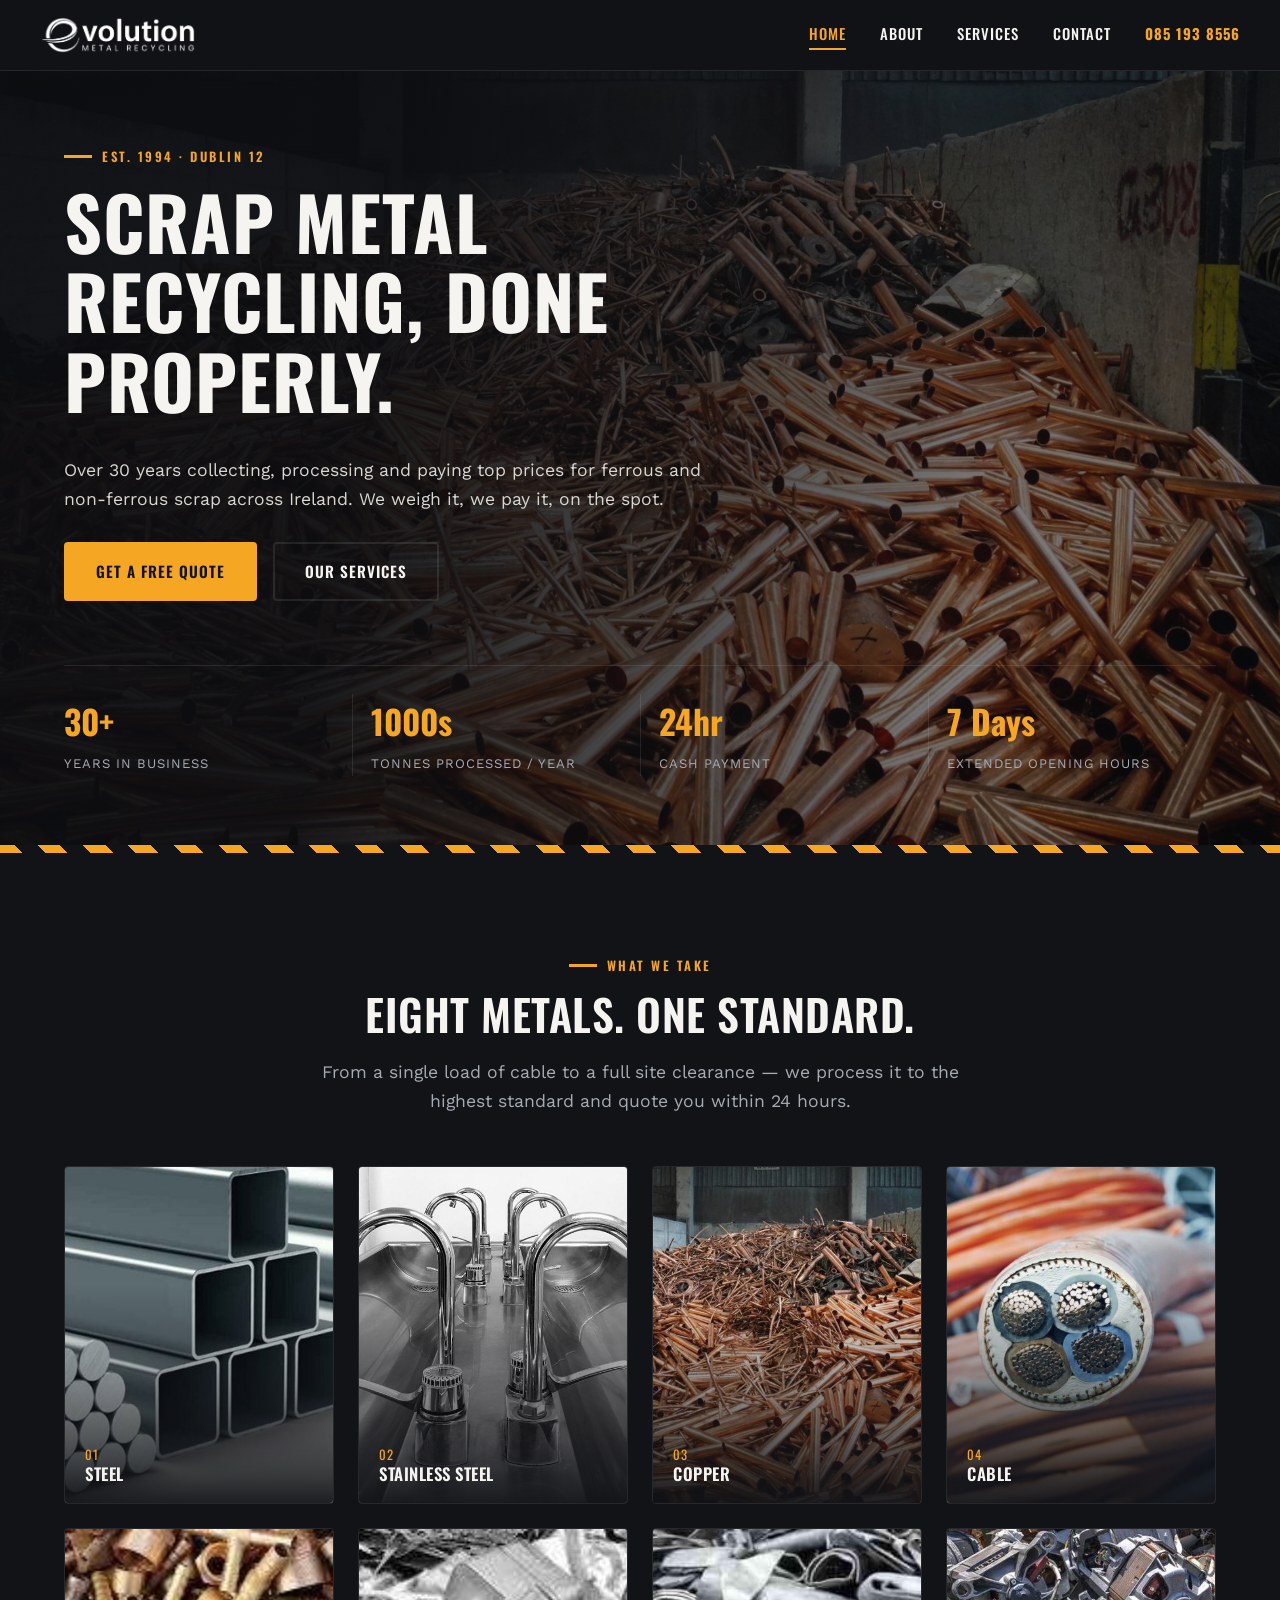
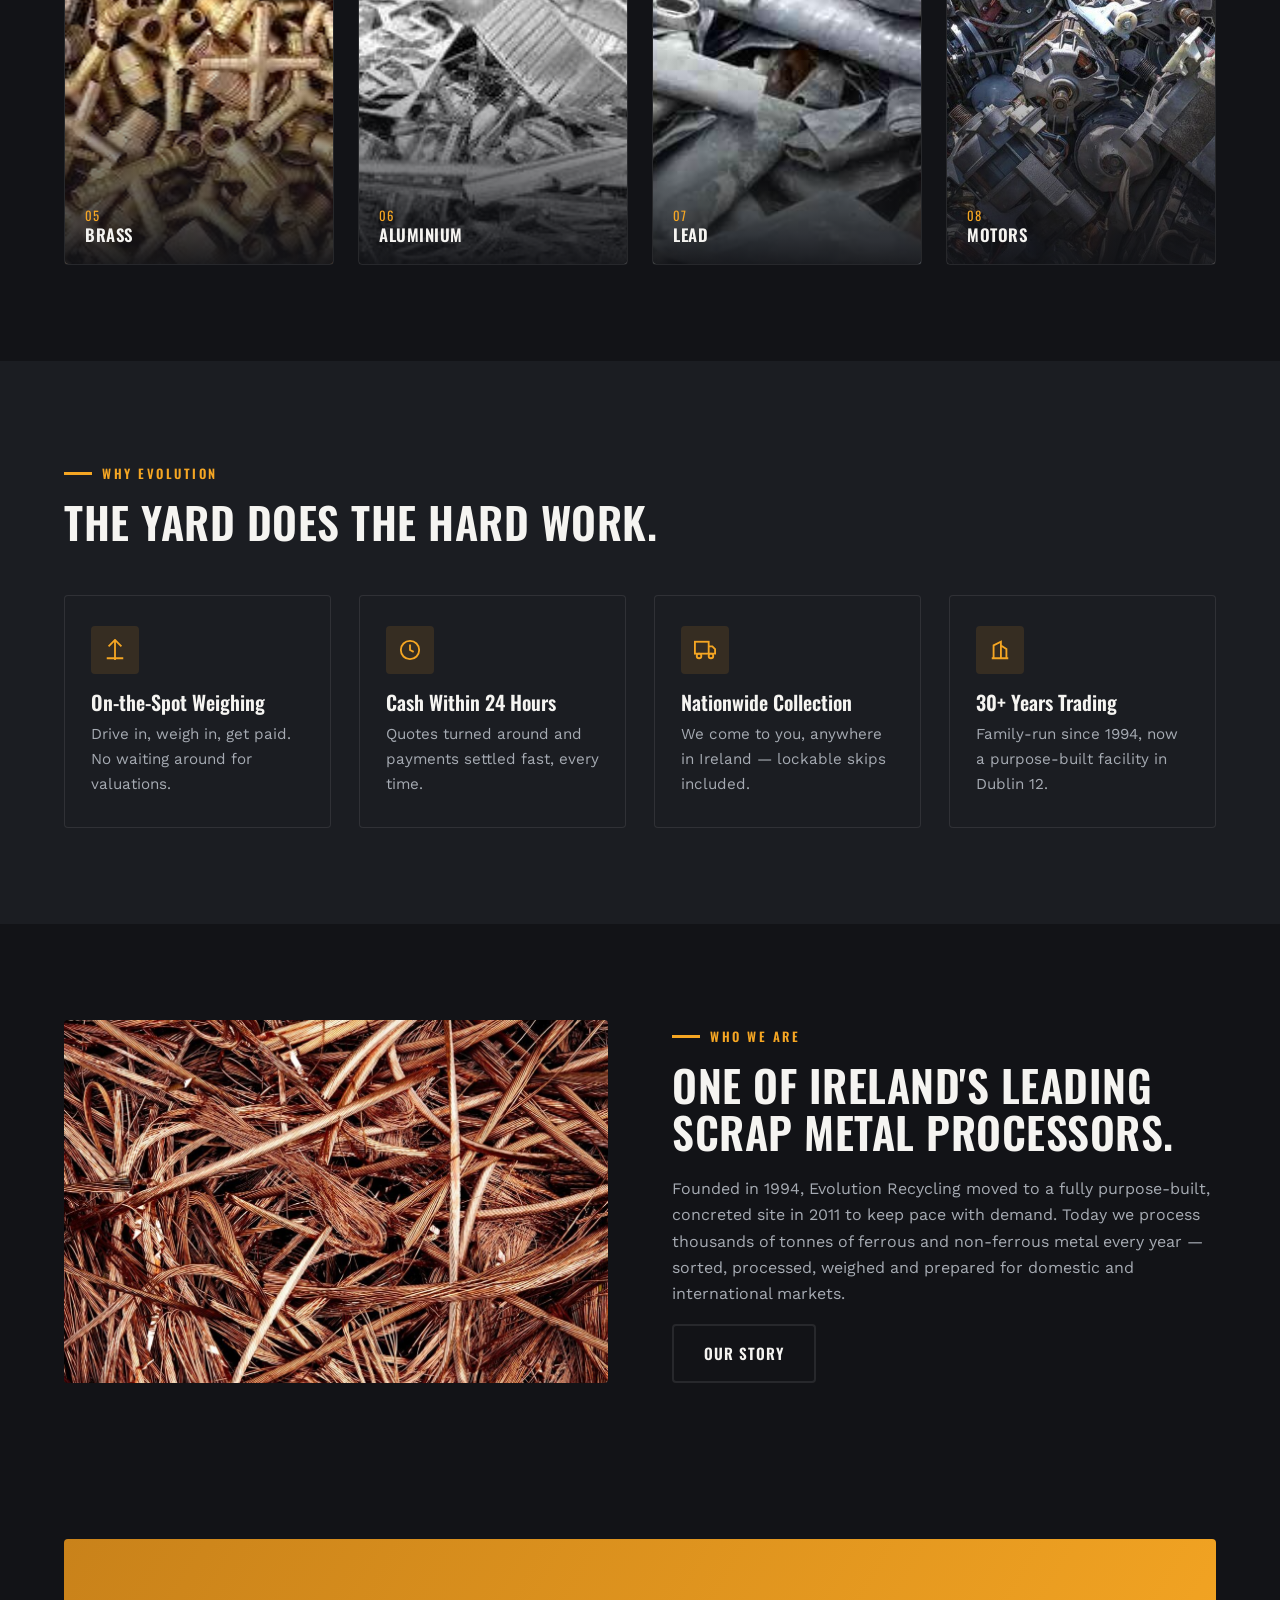
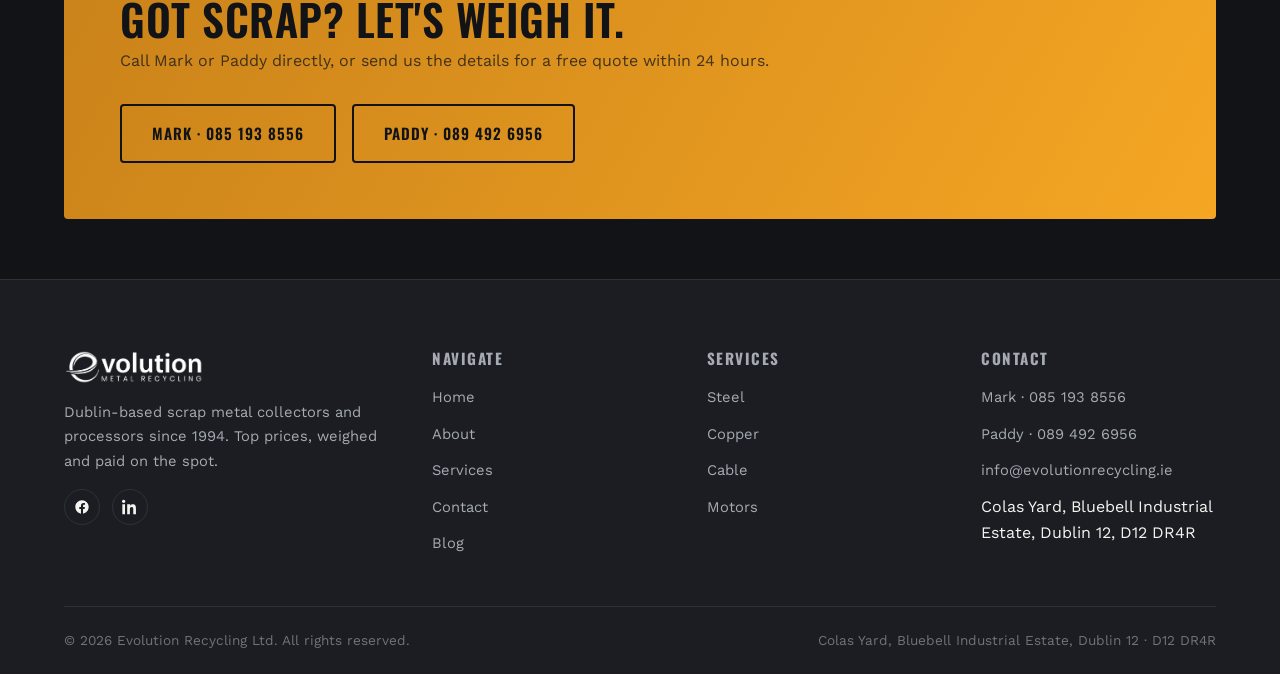
<file: index.html>
<!DOCTYPE html>
<html lang="en-IE">
<head>
<meta charset="UTF-8">
<meta name="viewport" content="width=device-width, initial-scale=1.0">
<title>Evolution Recycling | Scrap Metal Collection & Recycling, Dublin</title>
<meta name="description" content="Evolution Recycling — Dublin-based scrap metal collectors and processors since 1994. Top prices, on-the-spot weighing and payment, nationwide collection and skip hire.">
<link rel="icon" href="assets/favicon.png">
<link rel="preconnect" href="https://fonts.googleapis.com">
<link href="https://fonts.googleapis.com/css2?family=Oswald:wght@500;600;700&family=Work+Sans:wght@400;500;600&display=swap" rel="stylesheet">
<link rel="stylesheet" href="css/styles.css">
<link rel="canonical" href="https://www.evolutionrecycling.ie/">
<link rel="apple-touch-icon" href="assets/favicon.png">
<meta property="og:type" content="website">
<meta property="og:title" content="Evolution Recycling | Scrap Metal Collection & Recycling, Dublin">
<meta property="og:description" content="Dublin-based scrap metal collectors and processors since 1994. Top prices, on-the-spot weighing and payment, nationwide collection and skip hire.">
<meta property="og:image" content="https://www.evolutionrecycling.ie/assets/hero-copper.jpg">
<meta property="og:url" content="https://www.evolutionrecycling.ie/">
<meta name="twitter:card" content="summary_large_image">
<meta name="twitter:title" content="Evolution Recycling | Scrap Metal Collection & Recycling, Dublin">
<meta name="twitter:description" content="Dublin-based scrap metal collectors and processors since 1994. Top prices, on-the-spot weighing and payment, nationwide collection and skip hire.">
<meta name="twitter:image" content="https://www.evolutionrecycling.ie/assets/hero-copper.jpg">
<script type="application/ld+json">
{
  "@context": "https://schema.org",
  "@type": "LocalBusiness",
  "name": "Evolution Recycling",
  "image": "https://www.evolutionrecycling.ie/assets/hero-copper.jpg",
  "url": "https://www.evolutionrecycling.ie/",
  "telephone": "+353851938556",
  "email": "info@evolutionrecycling.ie",
  "address": {
    "@type": "PostalAddress",
    "streetAddress": "Colas Yard, Bluebell Industrial Estate",
    "addressLocality": "Dublin",
    "addressRegion": "Dublin 12",
    "postalCode": "D12 DR4R",
    "addressCountry": "IE"
  },
  "sameAs": [
    "https://www.facebook.com/profile.php?id=61561684280090",
    "https://www.linkedin.com/in/mark-o-reilly-64273a1b3/"
  ]
}
</script>
</head>
<body>

<header class="site-header">
  <div class="container site-header__inner">
    <a href="index.html" class="logo"><img src="assets/logo-white.png" alt="Evolution Recycling"></a>
    <nav>
      <ul class="nav-links" id="navLinks">
        <li><a href="index.html" class="active">Home</a></li>
        <li><a href="about.html">About</a></li>
        <li><a href="services.html">Services</a></li>
        <li><a href="contact.html">Contact</a></li>
        <li><a href="tel:0851938556" class="nav-phone">085 193 8556</a></li>
      </ul>
    </nav>
    <button class="nav-toggle" id="navToggle" aria-label="Toggle menu"><span></span><span></span><span></span></button>
  </div>
</header>

<section class="hero">
  <div class="container">
    <div class="hero__content reveal">
      <p class="eyebrow">Est. 1994 &middot; Dublin 12</p>
      <h1>Scrap Metal Recycling, Done Properly.</h1>
      <p class="lede">Over 30 years collecting, processing and paying top prices for ferrous and non-ferrous scrap across Ireland. We weigh it, we pay it, on the spot.</p>
      <div class="hero__ctas">
        <a href="tel:0851938556" class="btn btn--amber">Get a Free Quote</a>
        <a href="services.html" class="btn btn--ghost">Our Services</a>
      </div>
    </div>
    <div class="hero__stats reveal">
      <div><span class="stat-num">30+</span><span class="stat-label">Years in Business</span></div>
      <div><span class="stat-num">1000s</span><span class="stat-label">Tonnes Processed / Year</span></div>
      <div><span class="stat-num">24hr</span><span class="stat-label">Cash Payment</span></div>
      <div><span class="stat-num">7 Days</span><span class="stat-label">Extended Opening Hours</span></div>
    </div>
  </div>
</section>

<div class="hazard-bar"></div>

<section class="section">
  <div class="container">
    <div class="center" style="max-width:640px;">
      <p class="eyebrow center">What We Take</p>
      <h2>Eight Metals. One Standard.</h2>
      <p class="lede center">From a single load of cable to a full site clearance — we process it to the highest standard and quote you within 24 hours.</p>
    </div>
    <div class="service-grid">
      <a href="services.html#steel" class="service-card reveal">
        <img src="assets/svc-steel.jpg" alt="Steel scrap recycling" loading="lazy">
        <div class="service-card__overlay"><span>01</span><h3>Steel</h3></div>
      </a>
      <a href="services.html#stainless" class="service-card reveal">
        <img src="assets/svc-stainless.jpg" alt="Stainless steel recycling" loading="lazy">
        <div class="service-card__overlay"><span>02</span><h3>Stainless Steel</h3></div>
      </a>
      <a href="services.html#copper" class="service-card reveal">
        <img src="assets/svc-copper.jpg" alt="Copper recycling" loading="lazy">
        <div class="service-card__overlay"><span>03</span><h3>Copper</h3></div>
      </a>
      <a href="services.html#cable" class="service-card reveal">
        <img src="assets/svc-cable.jpg" alt="Cable recycling" loading="lazy">
        <div class="service-card__overlay"><span>04</span><h3>Cable</h3></div>
      </a>
      <a href="services.html#brass" class="service-card reveal">
        <img src="assets/svc-brass.jpg" alt="Brass recycling" loading="lazy">
        <div class="service-card__overlay"><span>05</span><h3>Brass</h3></div>
      </a>
      <a href="services.html#aluminium" class="service-card reveal">
        <img src="assets/svc-aluminium.jpg" alt="Aluminium recycling" loading="lazy">
        <div class="service-card__overlay"><span>06</span><h3>Aluminium</h3></div>
      </a>
      <a href="services.html#lead" class="service-card reveal">
        <img src="assets/svc-lead.jpg" alt="Lead recycling" loading="lazy">
        <div class="service-card__overlay"><span>07</span><h3>Lead</h3></div>
      </a>
      <a href="services.html#motors" class="service-card reveal">
        <img src="assets/svc-motors.jpg" alt="Motor recycling" loading="lazy">
        <div class="service-card__overlay"><span>08</span><h3>Motors</h3></div>
      </a>
    </div>
  </div>
</section>

<section class="section section--alt">
  <div class="container">
    <p class="eyebrow">Why Evolution</p>
    <h2>The Yard Does the Hard Work.</h2>
    <div class="feature-grid">
      <div class="feature-card reveal">
        <div class="feature-card__icon">
          <svg width="22" height="22" viewBox="0 0 24 24" fill="none" stroke="currentColor" stroke-width="2"><path d="M12 1v22M5 8l7-7 7 7M3 21h18"/></svg>
        </div>
        <h3>On-the-Spot Weighing</h3>
        <p>Drive in, weigh in, get paid. No waiting around for valuations.</p>
      </div>
      <div class="feature-card reveal">
        <div class="feature-card__icon">
          <svg width="22" height="22" viewBox="0 0 24 24" fill="none" stroke="currentColor" stroke-width="2"><circle cx="12" cy="12" r="10"/><path d="M12 6v6l4 2"/></svg>
        </div>
        <h3>Cash Within 24 Hours</h3>
        <p>Quotes turned around and payments settled fast, every time.</p>
      </div>
      <div class="feature-card reveal">
        <div class="feature-card__icon">
          <svg width="22" height="22" viewBox="0 0 24 24" fill="none" stroke="currentColor" stroke-width="2"><rect x="1" y="3" width="15" height="13"/><path d="M16 8h4l3 3v5h-7"/><circle cx="5.5" cy="18.5" r="2.5"/><circle cx="18.5" cy="18.5" r="2.5"/></svg>
        </div>
        <h3>Nationwide Collection</h3>
        <p>We come to you, anywhere in Ireland — lockable skips included.</p>
      </div>
      <div class="feature-card reveal">
        <div class="feature-card__icon">
          <svg width="22" height="22" viewBox="0 0 24 24" fill="none" stroke="currentColor" stroke-width="2"><path d="M3 21h18M5 21V7l8-4v18M19 21V11l-6-4"/></svg>
        </div>
        <h3>30+ Years Trading</h3>
        <p>Family-run since 1994, now a purpose-built facility in Dublin 12.</p>
      </div>
    </div>
  </div>
</section>

<section class="section">
  <div class="container">
    <div class="split reveal">
      <div class="split__media"><img src="assets/about-team.jpg" alt="Evolution Recycling team on site"></div>
      <div>
        <p class="eyebrow">Who We Are</p>
        <h2>One of Ireland's Leading Scrap Metal Processors.</h2>
        <p>Founded in 1994, Evolution Recycling moved to a fully purpose-built, concreted site in 2011 to keep pace with demand. Today we process thousands of tonnes of ferrous and non-ferrous metal every year — sorted, processed, weighed and prepared for domestic and international markets.</p>
        <a href="about.html" class="btn btn--ghost">Our Story</a>
      </div>
    </div>
  </div>
</section>

<section class="section section--tight">
  <div class="container">
    <div class="cta-banner reveal">
      <div>
        <h2>Got Scrap? Let's Weigh It.</h2>
        <p>Call Mark or Paddy directly, or send us the details for a free quote within 24 hours.</p>
      </div>
      <div class="hero__ctas" style="margin-top:0;">
        <a href="tel:0851938556" class="btn btn--ghost">Mark · 085 193 8556</a>
        <a href="tel:0894926956" class="btn btn--ghost">Paddy · 089 492 6956</a>
      </div>
    </div>
  </div>
</section>

<footer class="site-footer">
  <div class="container">
    <div class="footer-grid">
      <div>
        <img src="assets/logo-white.png" alt="Evolution Recycling" style="height:34px;margin-bottom:16px;">
        <p>Dublin-based scrap metal collectors and processors since 1994. Top prices, weighed and paid on the spot.</p>
        <div class="social-row">
          <a href="https://www.facebook.com/profile.php?id=61561684280090" target="_blank" rel="noopener" aria-label="Facebook">
            <svg width="16" height="16" viewBox="0 0 24 24" fill="currentColor"><path d="M22 12.06C22 6.5 17.52 2 12 2S2 6.5 2 12.06c0 5 3.66 9.15 8.44 9.94v-7.03H7.9v-2.91h2.54V9.84c0-2.5 1.49-3.89 3.78-3.89 1.1 0 2.24.2 2.24.2v2.46h-1.26c-1.24 0-1.63.77-1.63 1.56v1.87h2.78l-.44 2.91h-2.34V22c4.78-.79 8.44-4.94 8.44-9.94z"/></svg>
          </a>
          <a href="https://www.linkedin.com/in/mark-o-reilly-64273a1b3/" target="_blank" rel="noopener" aria-label="LinkedIn">
            <svg width="16" height="16" viewBox="0 0 24 24" fill="currentColor"><path d="M4.98 3.5C4.98 4.88 3.94 6 2.5 6S0 4.88 0 3.5 1.04 1 2.5 1s2.48 1.12 2.48 2.5zM.5 8h4V23h-4V8zM8.5 8h3.8v2.06h.05c.53-1 1.83-2.06 3.77-2.06 4.03 0 4.78 2.65 4.78 6.1V23h-4v-7.1c0-1.7-.03-3.88-2.37-3.88-2.37 0-2.73 1.85-2.73 3.76V23h-4V8z"/></svg>
          </a>
        </div>
      </div>
      <div>
        <h4>Navigate</h4>
        <ul class="footer-links">
          <li><a href="index.html">Home</a></li>
          <li><a href="about.html">About</a></li>
          <li><a href="services.html">Services</a></li>
          <li><a href="contact.html">Contact</a></li>
          <li><a href="blog.html">Blog</a></li>
        </ul>
      </div>
      <div>
        <h4>Services</h4>
        <ul class="footer-links">
          <li><a href="services.html#steel">Steel</a></li>
          <li><a href="services.html#copper">Copper</a></li>
          <li><a href="services.html#cable">Cable</a></li>
          <li><a href="services.html#motors">Motors</a></li>
        </ul>
      </div>
      <div>
        <h4>Contact</h4>
        <ul class="footer-links">
          <li><a href="tel:0851938556">Mark · 085 193 8556</a></li>
          <li><a href="tel:0894926956">Paddy · 089 492 6956</a></li>
          <li><a href="mailto:info@evolutionrecycling.ie">info@evolutionrecycling.ie</a></li>
          <li><span>Colas Yard, Bluebell Industrial Estate, Dublin 12, D12 DR4R</span></li>
        </ul>
      </div>
    </div>
    <div class="footer-bottom">
      <span>&copy; <span id="year"></span> Evolution Recycling Ltd. All rights reserved.</span>
      <span>Colas Yard, Bluebell Industrial Estate, Dublin 12 &middot; D12 DR4R</span>
    </div>
  </div>
</footer>

<script src="js/main.js"></script>
</body>
</html>
</file>
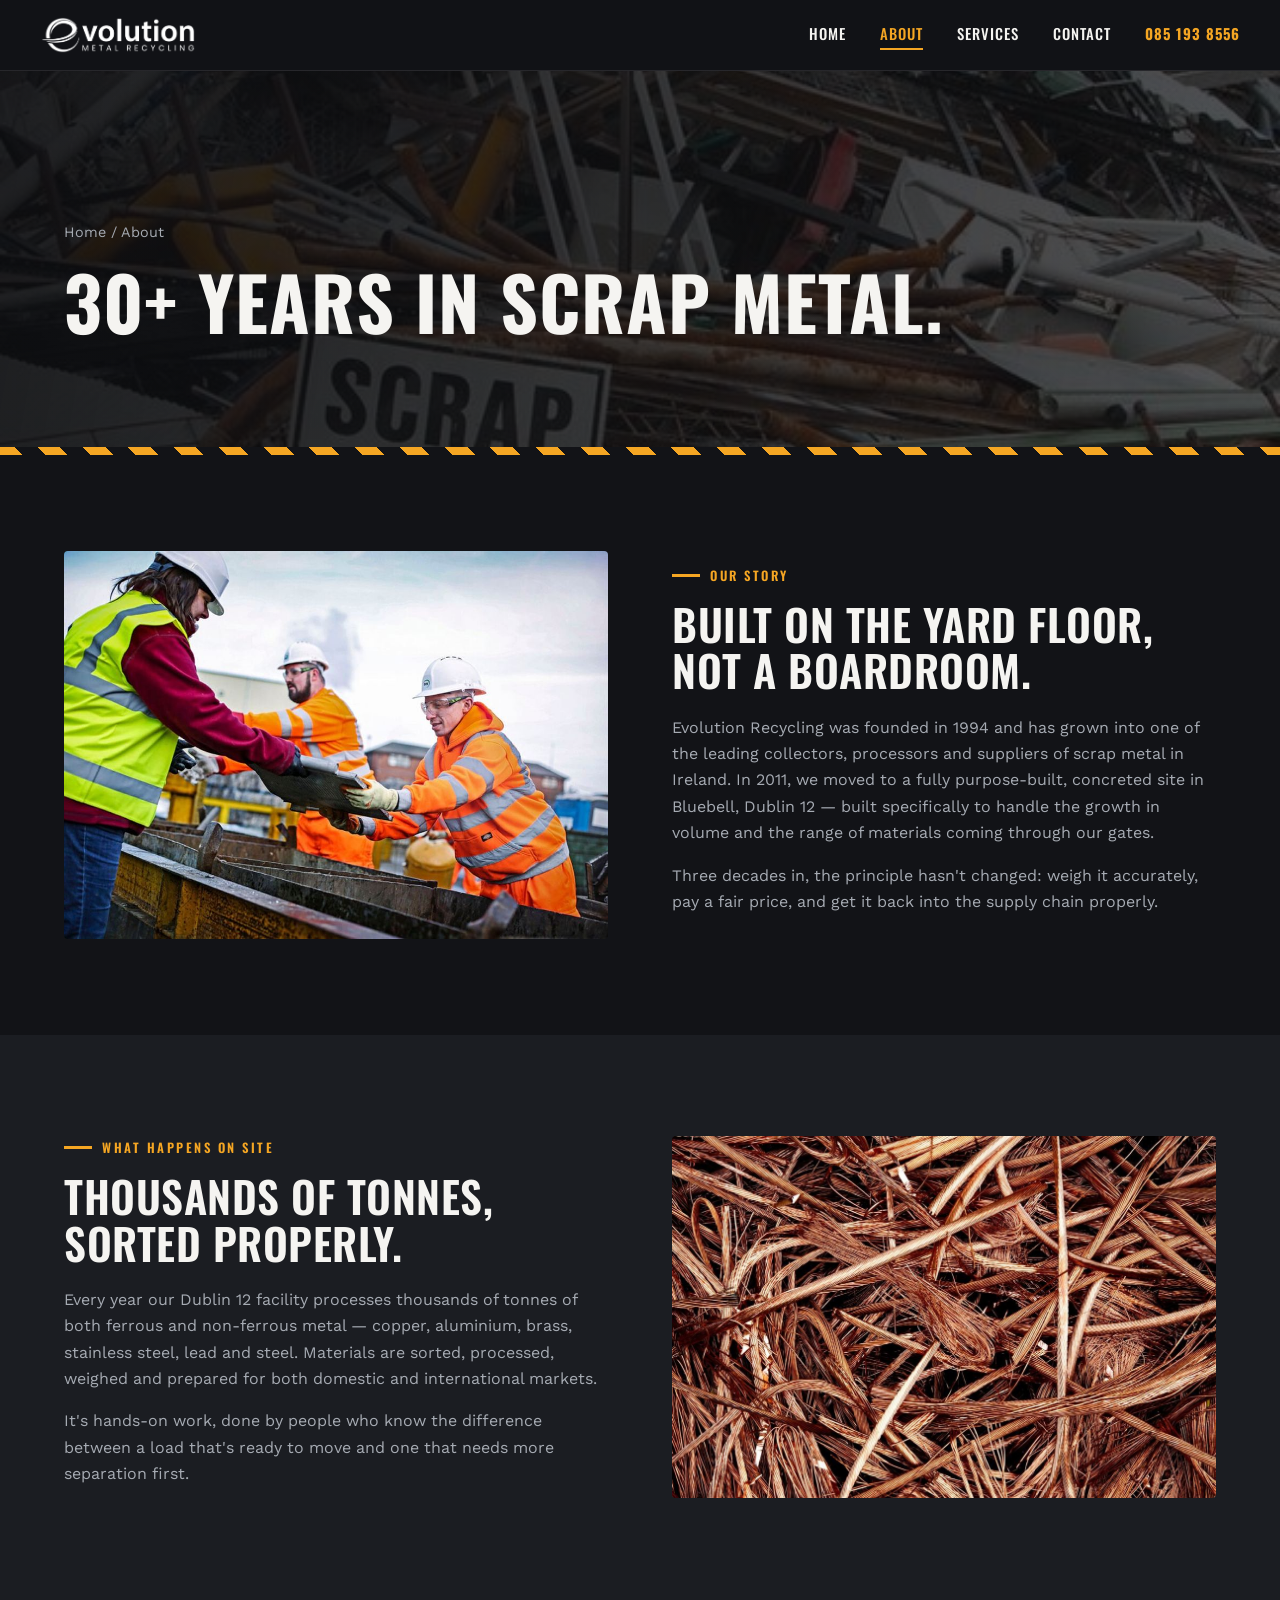
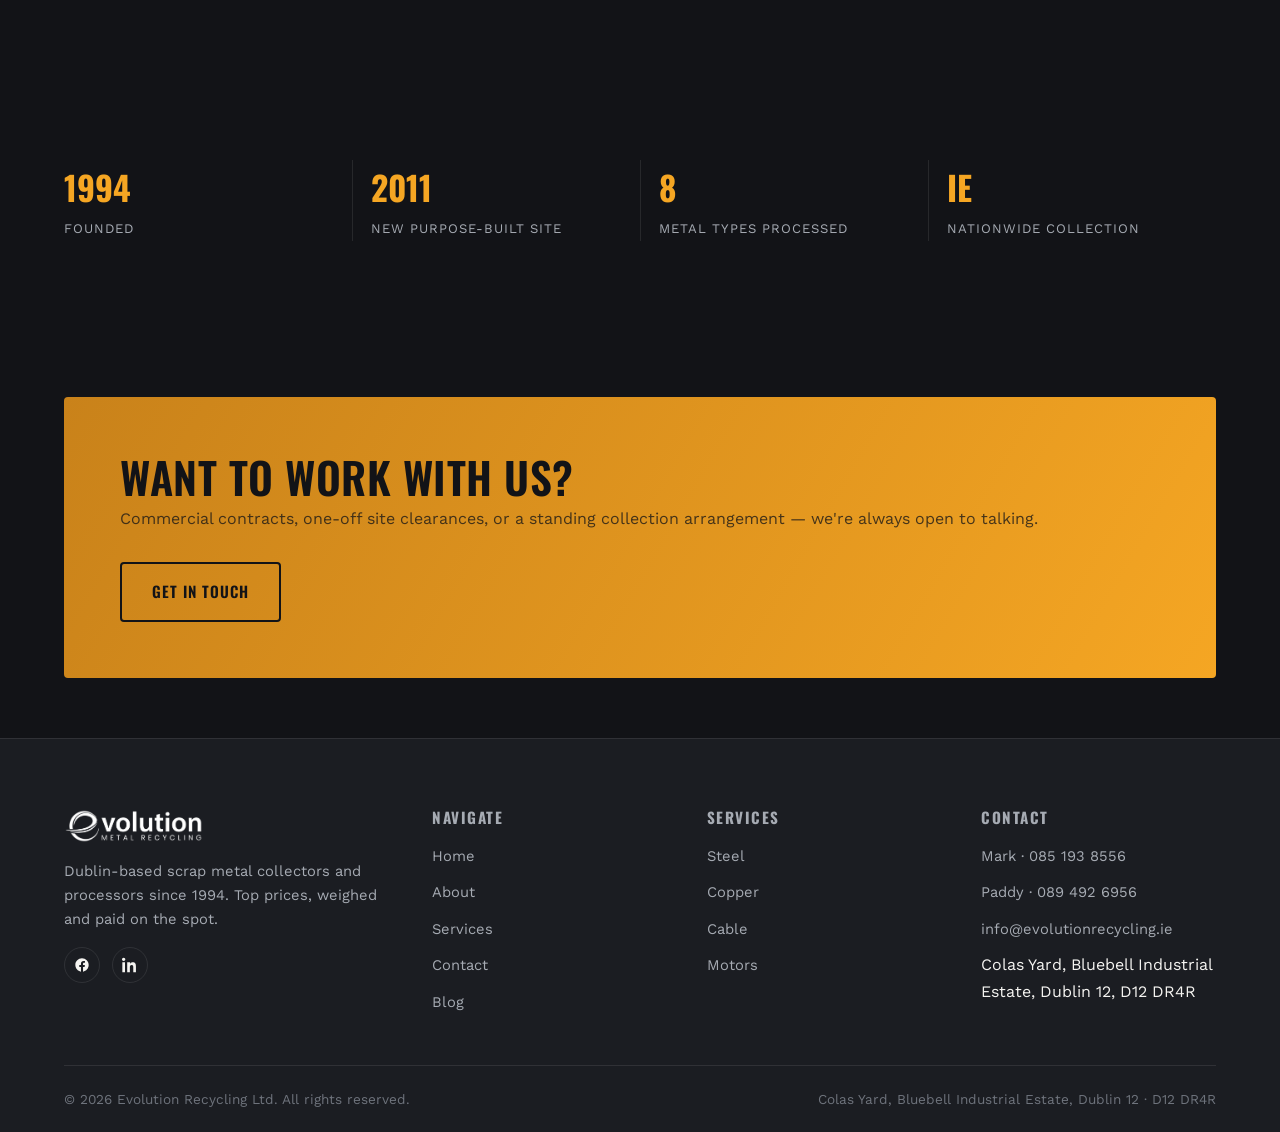
<file: about.html>
<!DOCTYPE html>
<html lang="en-IE">
<head>
<meta charset="UTF-8">
<meta name="viewport" content="width=device-width, initial-scale=1.0">
<title>About Us | Evolution Recycling</title>
<meta name="description" content="Evolution Recycling Ltd — family-run scrap metal collectors and processors trading in Dublin since 1994, now one of Ireland's leading suppliers of scrap metal.">
<link rel="icon" href="assets/favicon.png">
<link rel="preconnect" href="https://fonts.googleapis.com">
<link href="https://fonts.googleapis.com/css2?family=Oswald:wght@500;600;700&family=Work+Sans:wght@400;500;600&display=swap" rel="stylesheet">
<link rel="stylesheet" href="css/styles.css">
<link rel="canonical" href="https://www.evolutionrecycling.ie/about.html">
<link rel="apple-touch-icon" href="assets/favicon.png">
<meta property="og:type" content="website">
<meta property="og:title" content="About Us | Evolution Recycling">
<meta property="og:description" content="Evolution Recycling Ltd — family-run scrap metal collectors and processors trading in Dublin since 1994, now one of Ireland's leading suppliers of scrap metal.">
<meta property="og:image" content="https://www.evolutionrecycling.ie/assets/about-team.jpg">
<meta property="og:url" content="https://www.evolutionrecycling.ie/about.html">
<meta name="twitter:card" content="summary_large_image">
<meta name="twitter:title" content="About Us | Evolution Recycling">
<meta name="twitter:description" content="Evolution Recycling Ltd — family-run scrap metal collectors and processors trading in Dublin since 1994, now one of Ireland's leading suppliers of scrap metal.">
<meta name="twitter:image" content="https://www.evolutionrecycling.ie/assets/about-team.jpg">
<script type="application/ld+json">
{
  "@context": "https://schema.org",
  "@type": "LocalBusiness",
  "name": "Evolution Recycling",
  "image": "https://www.evolutionrecycling.ie/assets/hero-copper.jpg",
  "url": "https://www.evolutionrecycling.ie/",
  "telephone": "+353851938556",
  "email": "info@evolutionrecycling.ie",
  "address": {
    "@type": "PostalAddress",
    "streetAddress": "Colas Yard, Bluebell Industrial Estate",
    "addressLocality": "Dublin",
    "addressRegion": "Dublin 12",
    "postalCode": "D12 DR4R",
    "addressCountry": "IE"
  },
  "sameAs": [
    "https://www.facebook.com/profile.php?id=61561684280090",
    "https://www.linkedin.com/in/mark-o-reilly-64273a1b3/"
  ]
}
</script>
</head>
<body>

<header class="site-header">
  <div class="container site-header__inner">
    <a href="index.html" class="logo"><img src="assets/logo-white.png" alt="Evolution Recycling"></a>
    <nav>
      <ul class="nav-links" id="navLinks">
        <li><a href="index.html">Home</a></li>
        <li><a href="about.html" class="active">About</a></li>
        <li><a href="services.html">Services</a></li>
        <li><a href="contact.html">Contact</a></li>
        <li><a href="tel:0851938556" class="nav-phone">085 193 8556</a></li>
      </ul>
    </nav>
    <button class="nav-toggle" id="navToggle" aria-label="Toggle menu"><span></span><span></span><span></span></button>
  </div>
</header>

<section class="page-header">
  <div class="container">
    <p class="breadcrumb"><a href="index.html">Home</a> / About</p>
    <h1>30+ Years in Scrap Metal.</h1>
  </div>
</section>
<div class="hazard-bar"></div>

<section class="section">
  <div class="container">
    <div class="split reveal">
      <div class="split__media"><img src="assets/about-yard.jpg" alt="Evolution Recycling yard, Dublin 12"></div>
      <div>
        <p class="eyebrow">Our Story</p>
        <h2>Built on the Yard Floor, Not a Boardroom.</h2>
        <p>Evolution Recycling was founded in 1994 and has grown into one of the leading collectors, processors and suppliers of scrap metal in Ireland. In 2011, we moved to a fully purpose-built, concreted site in Bluebell, Dublin 12 — built specifically to handle the growth in volume and the range of materials coming through our gates.</p>
        <p>Three decades in, the principle hasn't changed: weigh it accurately, pay a fair price, and get it back into the supply chain properly.</p>
      </div>
    </div>
  </div>
</section>

<section class="section section--alt">
  <div class="container">
    <div class="split reverse reveal">
      <div class="split__media"><img src="assets/about-team.jpg" alt="Evolution Recycling team processing scrap"></div>
      <div>
        <p class="eyebrow">What Happens On Site</p>
        <h2>Thousands of Tonnes, Sorted Properly.</h2>
        <p>Every year our Dublin 12 facility processes thousands of tonnes of both ferrous and non-ferrous metal — copper, aluminium, brass, stainless steel, lead and steel. Materials are sorted, processed, weighed and prepared for both domestic and international markets.</p>
        <p>It's hands-on work, done by people who know the difference between a load that's ready to move and one that needs more separation first.</p>
      </div>
    </div>
  </div>
</section>

<section class="section">
  <div class="container">
    <div class="hero__stats reveal" style="border-top:none;padding-top:0;">
      <div><span class="stat-num">1994</span><span class="stat-label">Founded</span></div>
      <div><span class="stat-num">2011</span><span class="stat-label">New Purpose-Built Site</span></div>
      <div><span class="stat-num">8</span><span class="stat-label">Metal Types Processed</span></div>
      <div><span class="stat-num">IE</span><span class="stat-label">Nationwide Collection</span></div>
    </div>
  </div>
</section>

<section class="section section--tight">
  <div class="container">
    <div class="cta-banner reveal">
      <div>
        <h2>Want to Work With Us?</h2>
        <p>Commercial contracts, one-off site clearances, or a standing collection arrangement — we're always open to talking.</p>
      </div>
      <a href="contact.html" class="btn btn--ghost">Get In Touch</a>
    </div>
  </div>
</section>

<footer class="site-footer">
  <div class="container">
    <div class="footer-grid">
      <div>
        <img src="assets/logo-white.png" alt="Evolution Recycling" style="height:34px;margin-bottom:16px;">
        <p>Dublin-based scrap metal collectors and processors since 1994. Top prices, weighed and paid on the spot.</p>
        <div class="social-row">
          <a href="https://www.facebook.com/profile.php?id=61561684280090" target="_blank" rel="noopener" aria-label="Facebook">
            <svg width="16" height="16" viewBox="0 0 24 24" fill="currentColor"><path d="M22 12.06C22 6.5 17.52 2 12 2S2 6.5 2 12.06c0 5 3.66 9.15 8.44 9.94v-7.03H7.9v-2.91h2.54V9.84c0-2.5 1.49-3.89 3.78-3.89 1.1 0 2.24.2 2.24.2v2.46h-1.26c-1.24 0-1.63.77-1.63 1.56v1.87h2.78l-.44 2.91h-2.34V22c4.78-.79 8.44-4.94 8.44-9.94z"/></svg>
          </a>
          <a href="https://www.linkedin.com/in/mark-o-reilly-64273a1b3/" target="_blank" rel="noopener" aria-label="LinkedIn">
            <svg width="16" height="16" viewBox="0 0 24 24" fill="currentColor"><path d="M4.98 3.5C4.98 4.88 3.94 6 2.5 6S0 4.88 0 3.5 1.04 1 2.5 1s2.48 1.12 2.48 2.5zM.5 8h4V23h-4V8zM8.5 8h3.8v2.06h.05c.53-1 1.83-2.06 3.77-2.06 4.03 0 4.78 2.65 4.78 6.1V23h-4v-7.1c0-1.7-.03-3.88-2.37-3.88-2.37 0-2.73 1.85-2.73 3.76V23h-4V8z"/></svg>
          </a>
        </div>
      </div>
      <div>
        <h4>Navigate</h4>
        <ul class="footer-links">
          <li><a href="index.html">Home</a></li>
          <li><a href="about.html">About</a></li>
          <li><a href="services.html">Services</a></li>
          <li><a href="contact.html">Contact</a></li>
          <li><a href="blog.html">Blog</a></li>
        </ul>
      </div>
      <div>
        <h4>Services</h4>
        <ul class="footer-links">
          <li><a href="services.html#steel">Steel</a></li>
          <li><a href="services.html#copper">Copper</a></li>
          <li><a href="services.html#cable">Cable</a></li>
          <li><a href="services.html#motors">Motors</a></li>
        </ul>
      </div>
      <div>
        <h4>Contact</h4>
        <ul class="footer-links">
          <li><a href="tel:0851938556">Mark · 085 193 8556</a></li>
          <li><a href="tel:0894926956">Paddy · 089 492 6956</a></li>
          <li><a href="mailto:info@evolutionrecycling.ie">info@evolutionrecycling.ie</a></li>
          <li><span>Colas Yard, Bluebell Industrial Estate, Dublin 12, D12 DR4R</span></li>
        </ul>
      </div>
    </div>
    <div class="footer-bottom">
      <span>&copy; <span id="year"></span> Evolution Recycling Ltd. All rights reserved.</span>
      <span>Colas Yard, Bluebell Industrial Estate, Dublin 12 &middot; D12 DR4R</span>
    </div>
  </div>
</footer>

<script src="js/main.js"></script>
</body>
</html>
</file>
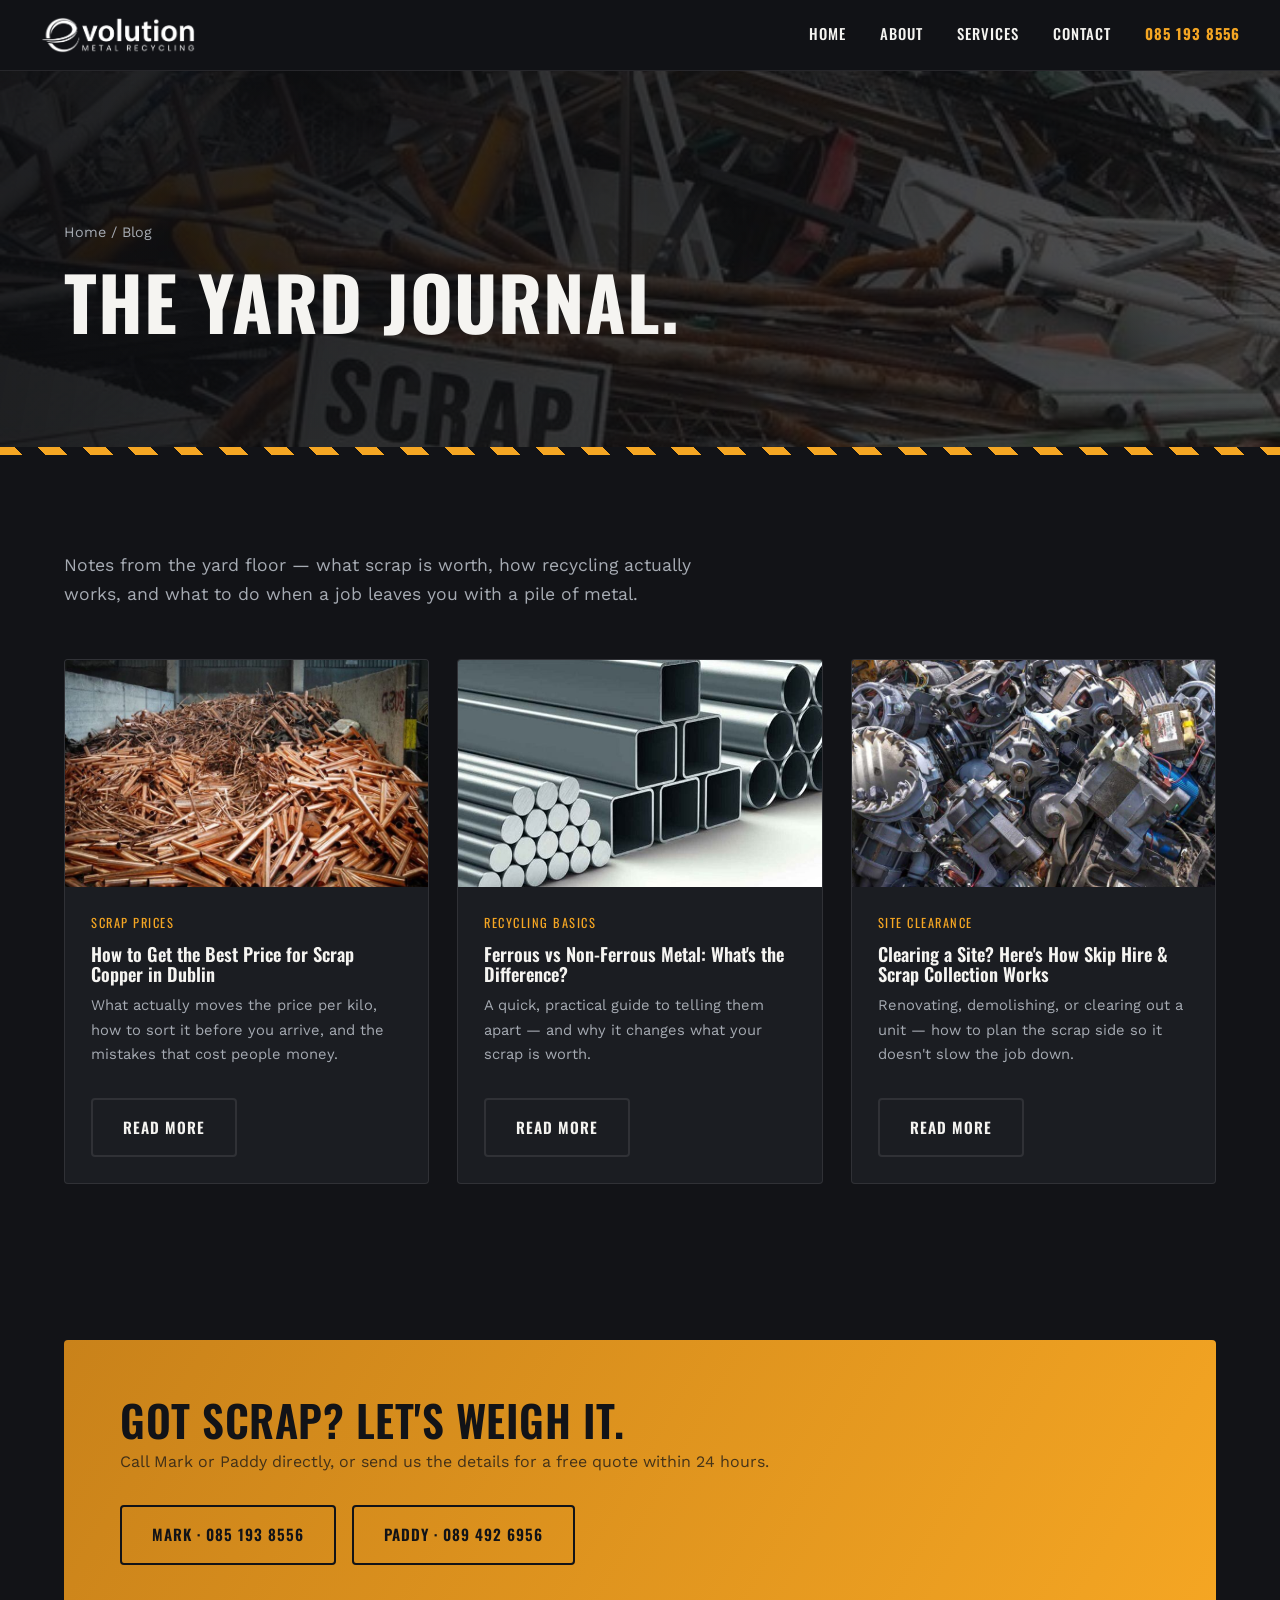
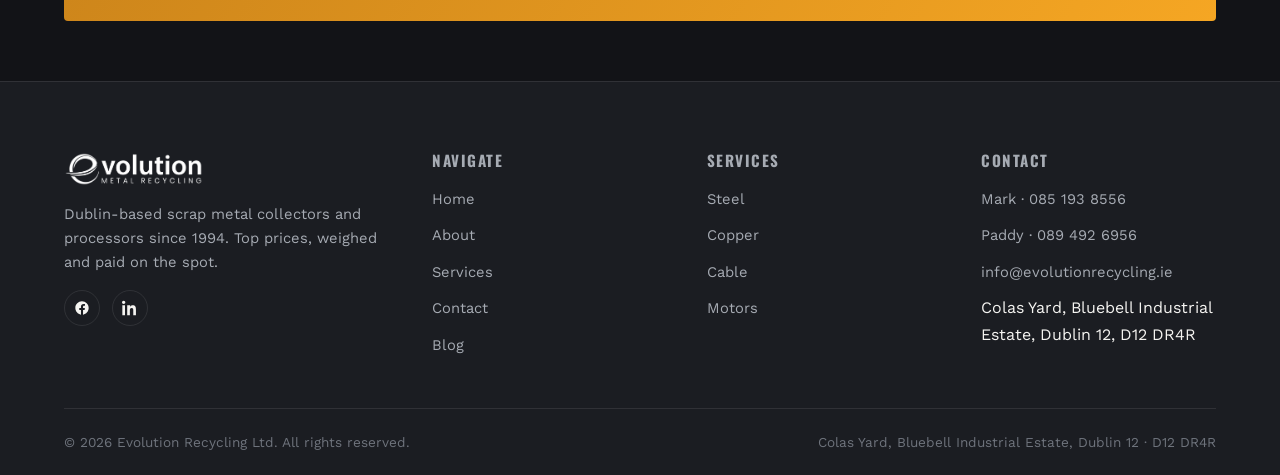
<file: blog.html>
<!DOCTYPE html>
<html lang="en-IE">
<head>
<meta charset="UTF-8">
<meta name="viewport" content="width=device-width, initial-scale=1.0">
<title>Blog | Evolution Recycling</title>
<meta name="description" content="Guides and news from Evolution Recycling — scrap metal prices, recycling know-how, and site clearance tips from Ireland's scrap metal yard in Dublin 12.">
<link rel="icon" href="assets/favicon.png">
<link rel="canonical" href="https://www.evolutionrecycling.ie/blog.html">
<link rel="apple-touch-icon" href="assets/favicon.png">
<meta property="og:type" content="website">
<meta property="og:title" content="Blog | Evolution Recycling">
<meta property="og:description" content="Guides and news from Evolution Recycling — scrap metal prices, recycling know-how, and site clearance tips from Ireland's scrap metal yard in Dublin 12.">
<meta property="og:image" content="https://www.evolutionrecycling.ie/assets/hero-copper.jpg">
<meta property="og:url" content="https://www.evolutionrecycling.ie/blog.html">
<meta name="twitter:card" content="summary_large_image">
<meta name="twitter:title" content="Blog | Evolution Recycling">
<meta name="twitter:description" content="Guides and news from Evolution Recycling — scrap metal prices, recycling know-how, and site clearance tips from Ireland's scrap metal yard in Dublin 12.">
<meta name="twitter:image" content="https://www.evolutionrecycling.ie/assets/hero-copper.jpg">
<link rel="preconnect" href="https://fonts.googleapis.com">
<link href="https://fonts.googleapis.com/css2?family=Oswald:wght@500;600;700&family=Work+Sans:wght@400;500;600&display=swap" rel="stylesheet">
<link rel="stylesheet" href="css/styles.css">
</head>
<body>

<header class="site-header">
  <div class="container site-header__inner">
    <a href="index.html" class="logo"><img src="assets/logo-white.png" alt="Evolution Recycling"></a>
    <nav>
      <ul class="nav-links" id="navLinks">
        <li><a href="index.html">Home</a></li>
        <li><a href="about.html">About</a></li>
        <li><a href="services.html">Services</a></li>
        <li><a href="contact.html">Contact</a></li>
        <li><a href="tel:0851938556" class="nav-phone">085 193 8556</a></li>
      </ul>
    </nav>
    <button class="nav-toggle" id="navToggle" aria-label="Toggle menu"><span></span><span></span><span></span></button>
  </div>
</header>

<section class="page-header">
  <div class="container">
    <p class="breadcrumb"><a href="index.html">Home</a> / Blog</p>
    <h1>The Yard Journal.</h1>
  </div>
</section>
<div class="hazard-bar"></div>

<section class="section">
  <div class="container">
    <p class="lede">Notes from the yard floor — what scrap is worth, how recycling actually works, and what to do when a job leaves you with a pile of metal.</p>

    <div class="blog-grid">
      <a href="blog/best-price-scrap-copper-dublin.html" class="blog-card reveal" style="text-decoration:none;">
        <div class="blog-card__media"><img src="assets/svc-copper.jpg" alt="Copper scrap ready for weighing" loading="lazy"></div>
        <div class="blog-card__body">
          <span class="blog-card__date">Scrap Prices</span>
          <h3>How to Get the Best Price for Scrap Copper in Dublin</h3>
          <p>What actually moves the price per kilo, how to sort it before you arrive, and the mistakes that cost people money.</p>
          <span class="btn btn--ghost">Read More</span>
        </div>
      </a>
      <a href="blog/ferrous-vs-non-ferrous-metal.html" class="blog-card reveal" style="text-decoration:none;">
        <div class="blog-card__media"><img src="assets/svc-steel.jpg" alt="Mixed steel scrap" loading="lazy"></div>
        <div class="blog-card__body">
          <span class="blog-card__date">Recycling Basics</span>
          <h3>Ferrous vs Non-Ferrous Metal: What's the Difference?</h3>
          <p>A quick, practical guide to telling them apart — and why it changes what your scrap is worth.</p>
          <span class="btn btn--ghost">Read More</span>
        </div>
      </a>
      <a href="blog/skip-hire-site-clearance-dublin.html" class="blog-card reveal" style="text-decoration:none;">
        <div class="blog-card__media"><img src="assets/svc-motors.jpg" alt="Site clearance scrap metal" loading="lazy"></div>
        <div class="blog-card__body">
          <span class="blog-card__date">Site Clearance</span>
          <h3>Clearing a Site? Here's How Skip Hire & Scrap Collection Works</h3>
          <p>Renovating, demolishing, or clearing out a unit — how to plan the scrap side so it doesn't slow the job down.</p>
          <span class="btn btn--ghost">Read More</span>
        </div>
      </a>
    </div>
  </div>
</section>

<section class="section section--tight">
  <div class="container">
    <div class="cta-banner reveal">
      <div>
        <h2>Got Scrap? Let's Weigh It.</h2>
        <p>Call Mark or Paddy directly, or send us the details for a free quote within 24 hours.</p>
      </div>
      <div class="hero__ctas" style="margin-top:0;">
        <a href="tel:0851938556" class="btn btn--ghost">Mark · 085 193 8556</a>
        <a href="tel:0894926956" class="btn btn--ghost">Paddy · 089 492 6956</a>
      </div>
    </div>
  </div>
</section>

<footer class="site-footer">
  <div class="container">
    <div class="footer-grid">
      <div>
        <img src="assets/logo-white.png" alt="Evolution Recycling" style="height:34px;margin-bottom:16px;">
        <p>Dublin-based scrap metal collectors and processors since 1994. Top prices, weighed and paid on the spot.</p>
        <div class="social-row">
          <a href="https://www.facebook.com/profile.php?id=61561684280090" target="_blank" rel="noopener" aria-label="Facebook">
            <svg width="16" height="16" viewBox="0 0 24 24" fill="currentColor"><path d="M22 12.06C22 6.5 17.52 2 12 2S2 6.5 2 12.06c0 5 3.66 9.15 8.44 9.94v-7.03H7.9v-2.91h2.54V9.84c0-2.5 1.49-3.89 3.78-3.89 1.1 0 2.24.2 2.24.2v2.46h-1.26c-1.24 0-1.63.77-1.63 1.56v1.87h2.78l-.44 2.91h-2.34V22c4.78-.79 8.44-4.94 8.44-9.94z"/></svg>
          </a>
          <a href="https://www.linkedin.com/in/mark-o-reilly-64273a1b3/" target="_blank" rel="noopener" aria-label="LinkedIn">
            <svg width="16" height="16" viewBox="0 0 24 24" fill="currentColor"><path d="M4.98 3.5C4.98 4.88 3.94 6 2.5 6S0 4.88 0 3.5 1.04 1 2.5 1s2.48 1.12 2.48 2.5zM.5 8h4V23h-4V8zM8.5 8h3.8v2.06h.05c.53-1 1.83-2.06 3.77-2.06 4.03 0 4.78 2.65 4.78 6.1V23h-4v-7.1c0-1.7-.03-3.88-2.37-3.88-2.37 0-2.73 1.85-2.73 3.76V23h-4V8z"/></svg>
          </a>
        </div>
      </div>
      <div>
        <h4>Navigate</h4>
        <ul class="footer-links">
          <li><a href="index.html">Home</a></li>
          <li><a href="about.html">About</a></li>
          <li><a href="services.html">Services</a></li>
          <li><a href="contact.html">Contact</a></li>
          <li><a href="blog.html">Blog</a></li>
        </ul>
      </div>
      <div>
        <h4>Services</h4>
        <ul class="footer-links">
          <li><a href="services.html#steel">Steel</a></li>
          <li><a href="services.html#copper">Copper</a></li>
          <li><a href="services.html#cable">Cable</a></li>
          <li><a href="services.html#motors">Motors</a></li>
        </ul>
      </div>
      <div>
        <h4>Contact</h4>
        <ul class="footer-links">
          <li><a href="tel:0851938556">Mark · 085 193 8556</a></li>
          <li><a href="tel:0894926956">Paddy · 089 492 6956</a></li>
          <li><a href="mailto:info@evolutionrecycling.ie">info@evolutionrecycling.ie</a></li>
          <li><span>Colas Yard, Bluebell Industrial Estate, Dublin 12, D12 DR4R</span></li>
        </ul>
      </div>
    </div>
    <div class="footer-bottom">
      <span>&copy; <span id="year"></span> Evolution Recycling Ltd. All rights reserved.</span>
      <span>Colas Yard, Bluebell Industrial Estate, Dublin 12 &middot; D12 DR4R</span>
    </div>
  </div>
</footer>

<script src="js/main.js"></script>
</body>
</html>
</file>
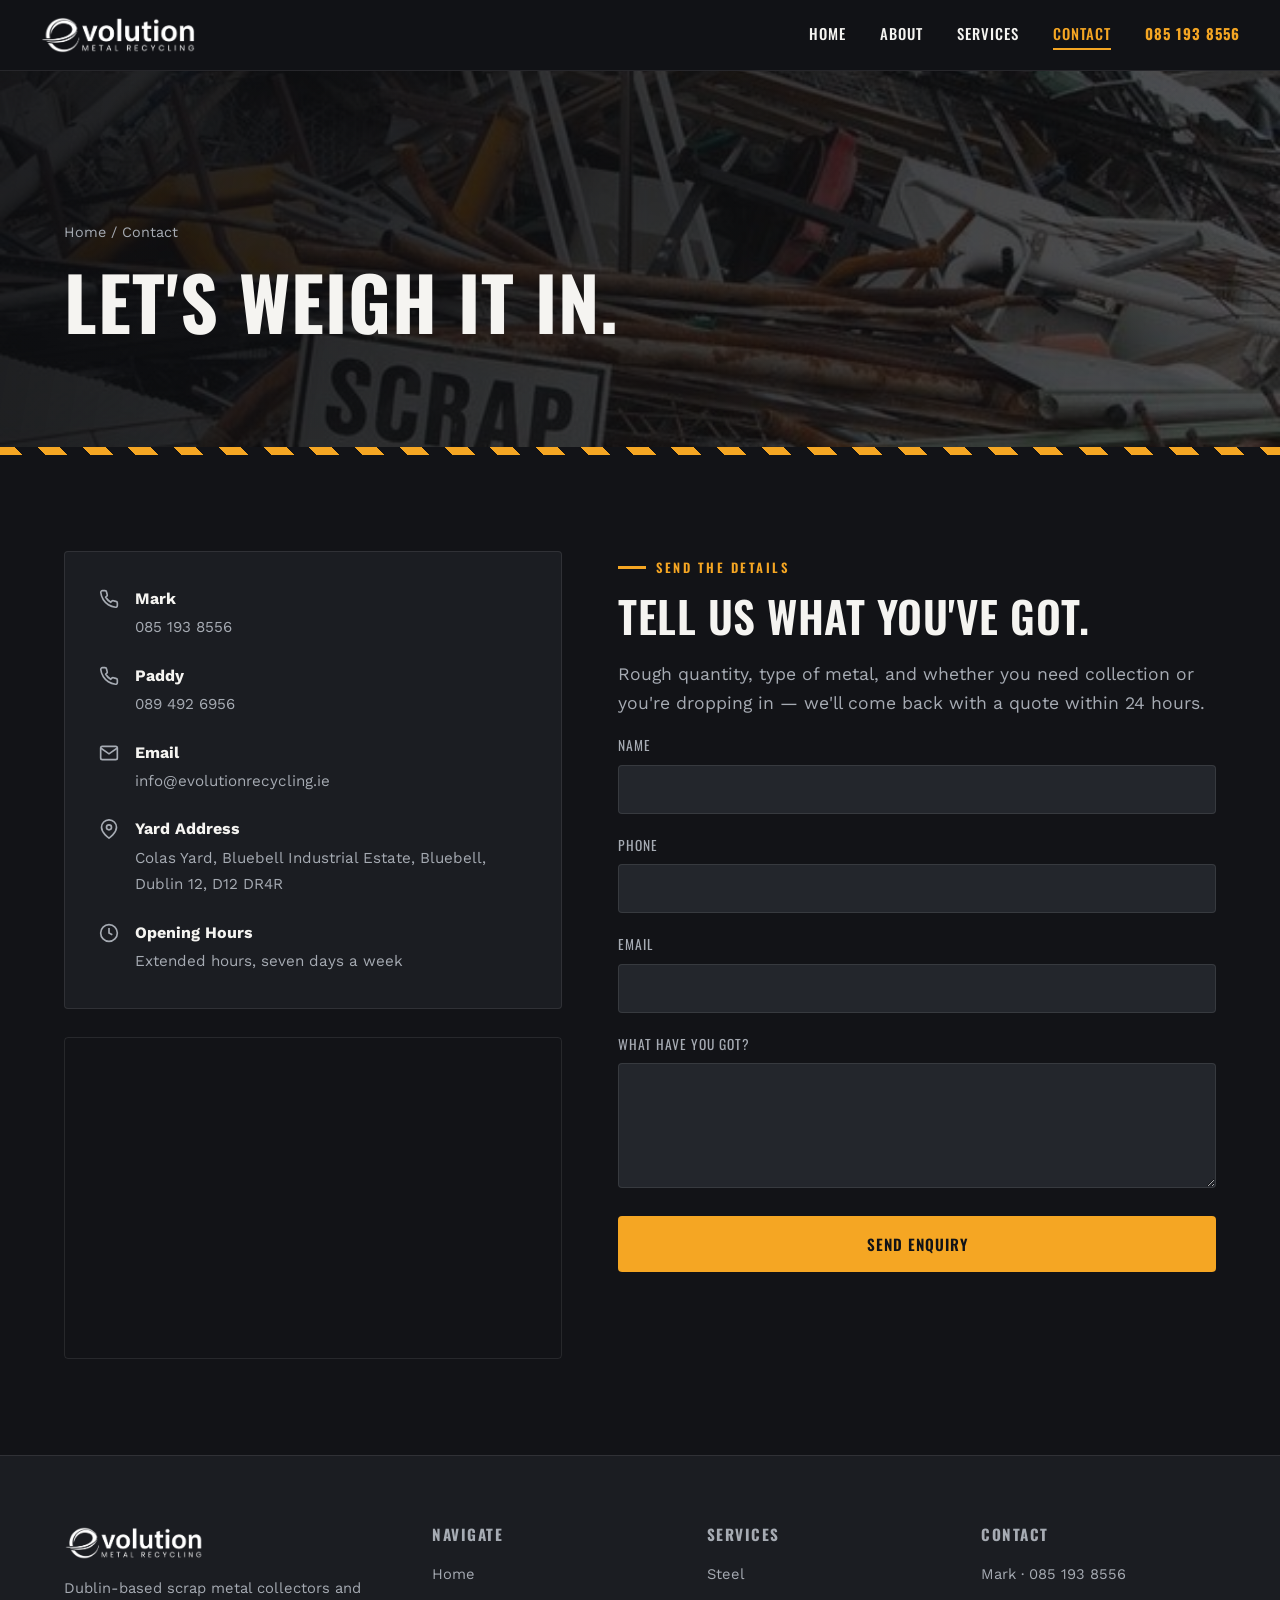
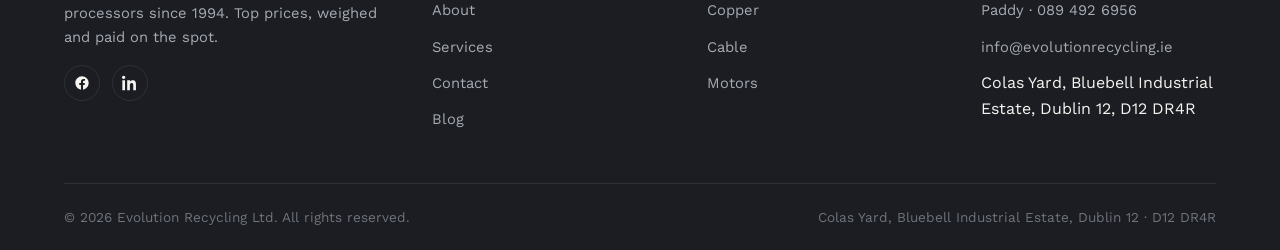
<file: contact.html>
<!DOCTYPE html>
<html lang="en-IE">
<head>
<meta charset="UTF-8">
<meta name="viewport" content="width=device-width, initial-scale=1.0">
<title>Contact | Evolution Recycling</title>
<meta name="description" content="Talk to Mark or Paddy at Evolution Recycling, Colas Yard, Bluebell Industrial Estate, Dublin 12. Call, email, or send your scrap details for a free quote.">
<link rel="icon" href="assets/favicon.png">
<link rel="preconnect" href="https://fonts.googleapis.com">
<link href="https://fonts.googleapis.com/css2?family=Oswald:wght@500;600;700&family=Work+Sans:wght@400;500;600&display=swap" rel="stylesheet">
<link rel="stylesheet" href="css/styles.css">
<link rel="canonical" href="https://www.evolutionrecycling.ie/contact.html">
<link rel="apple-touch-icon" href="assets/favicon.png">
<meta property="og:type" content="website">
<meta property="og:title" content="Contact | Evolution Recycling">
<meta property="og:description" content="Talk to Mark or Paddy at Evolution Recycling, Colas Yard, Bluebell Industrial Estate, Dublin 12. Call, email, or send your scrap details for a free quote.">
<meta property="og:image" content="https://www.evolutionrecycling.ie/assets/hero-copper.jpg">
<meta property="og:url" content="https://www.evolutionrecycling.ie/contact.html">
<meta name="twitter:card" content="summary_large_image">
<meta name="twitter:title" content="Contact | Evolution Recycling">
<meta name="twitter:description" content="Talk to Mark or Paddy at Evolution Recycling, Colas Yard, Bluebell Industrial Estate, Dublin 12. Call, email, or send your scrap details for a free quote.">
<meta name="twitter:image" content="https://www.evolutionrecycling.ie/assets/hero-copper.jpg">
<script type="application/ld+json">
{
  "@context": "https://schema.org",
  "@type": "LocalBusiness",
  "name": "Evolution Recycling",
  "image": "https://www.evolutionrecycling.ie/assets/hero-copper.jpg",
  "url": "https://www.evolutionrecycling.ie/",
  "telephone": "+353851938556",
  "email": "info@evolutionrecycling.ie",
  "address": {
    "@type": "PostalAddress",
    "streetAddress": "Colas Yard, Bluebell Industrial Estate",
    "addressLocality": "Dublin",
    "addressRegion": "Dublin 12",
    "postalCode": "D12 DR4R",
    "addressCountry": "IE"
  },
  "sameAs": [
    "https://www.facebook.com/profile.php?id=61561684280090",
    "https://www.linkedin.com/in/mark-o-reilly-64273a1b3/"
  ]
}
</script>
</head>
<body>

<header class="site-header">
  <div class="container site-header__inner">
    <a href="index.html" class="logo"><img src="assets/logo-white.png" alt="Evolution Recycling"></a>
    <nav>
      <ul class="nav-links" id="navLinks">
        <li><a href="index.html">Home</a></li>
        <li><a href="about.html">About</a></li>
        <li><a href="services.html">Services</a></li>
        <li><a href="contact.html" class="active">Contact</a></li>
        <li><a href="tel:0851938556" class="nav-phone">085 193 8556</a></li>
      </ul>
    </nav>
    <button class="nav-toggle" id="navToggle" aria-label="Toggle menu"><span></span><span></span><span></span></button>
  </div>
</header>

<section class="page-header">
  <div class="container">
    <p class="breadcrumb"><a href="index.html">Home</a> / Contact</p>
    <h1>Let's Weigh It In.</h1>
  </div>
</section>
<div class="hazard-bar"></div>

<section class="section">
  <div class="container">
    <div class="contact-grid">
      <div class="reveal">
        <div class="contact-card">
          <div class="contact-card__row">
            <span class="contact-card__icon"><svg width="20" height="20" viewBox="0 0 24 24" fill="none" stroke="currentColor" stroke-width="2"><path d="M22 16.92v3a2 2 0 0 1-2.18 2 19.79 19.79 0 0 1-8.63-3.07 19.5 19.5 0 0 1-6-6 19.79 19.79 0 0 1-3.07-8.67A2 2 0 0 1 4.11 2h3a2 2 0 0 1 2 1.72c.127.96.362 1.903.7 2.81a2 2 0 0 1-.45 2.11L8.09 9.91a16 16 0 0 0 6 6l1.27-1.27a2 2 0 0 1 2.11-.45c.907.338 1.85.573 2.81.7A2 2 0 0 1 22 16.92z"/></svg></span>
            <div><strong>Mark</strong><a href="tel:0851938556">085 193 8556</a></div>
          </div>
          <div class="contact-card__row">
            <span class="contact-card__icon"><svg width="20" height="20" viewBox="0 0 24 24" fill="none" stroke="currentColor" stroke-width="2"><path d="M22 16.92v3a2 2 0 0 1-2.18 2 19.79 19.79 0 0 1-8.63-3.07 19.5 19.5 0 0 1-6-6 19.79 19.79 0 0 1-3.07-8.67A2 2 0 0 1 4.11 2h3a2 2 0 0 1 2 1.72c.127.96.362 1.903.7 2.81a2 2 0 0 1-.45 2.11L8.09 9.91a16 16 0 0 0 6 6l1.27-1.27a2 2 0 0 1 2.11-.45c.907.338 1.85.573 2.81.7A2 2 0 0 1 22 16.92z"/></svg></span>
            <div><strong>Paddy</strong><a href="tel:0894926956">089 492 6956</a></div>
          </div>
          <div class="contact-card__row">
            <span class="contact-card__icon"><svg width="20" height="20" viewBox="0 0 24 24" fill="none" stroke="currentColor" stroke-width="2"><path d="M4 4h16v16H4z" opacity="0"/><path d="M22 6c0-1.1-.9-2-2-2H4a2 2 0 0 0-2 2v12c0 1.1.9 2 2 2h16a2 2 0 0 0 2-2V6z"/><path d="M22 6l-10 7L2 6"/></svg></span>
            <div><strong>Email</strong><a href="mailto:info@evolutionrecycling.ie">info@evolutionrecycling.ie</a></div>
          </div>
          <div class="contact-card__row">
            <span class="contact-card__icon"><svg width="20" height="20" viewBox="0 0 24 24" fill="none" stroke="currentColor" stroke-width="2"><path d="M21 10c0 7-9 13-9 13s-9-6-9-13a9 9 0 1 1 18 0z"/><circle cx="12" cy="10" r="3"/></svg></span>
            <div><strong>Yard Address</strong><span>Colas Yard, Bluebell Industrial Estate, Bluebell, Dublin 12, D12 DR4R</span></div>
          </div>
          <div class="contact-card__row">
            <span class="contact-card__icon"><svg width="20" height="20" viewBox="0 0 24 24" fill="none" stroke="currentColor" stroke-width="2"><circle cx="12" cy="12" r="10"/><path d="M12 6v6l4 2"/></svg></span>
            <div><strong>Opening Hours</strong><span>Extended hours, seven days a week</span></div>
          </div>
        </div>

        <div class="map-frame">
          <iframe src="https://www.google.com/maps?q=Colas+Yard,+Bluebell+Industrial+Estate,+Dublin+12,+D12+DR4R&output=embed" loading="lazy" allowfullscreen title="Evolution Recycling yard location"></iframe>
        </div>
      </div>

      <div class="reveal">
        <p class="eyebrow">Send The Details</p>
        <h2>Tell Us What You've Got.</h2>
        <p class="lede">Rough quantity, type of metal, and whether you need collection or you're dropping in — we'll come back with a quote within 24 hours.</p>
        <form class="contact-form" action="#" method="post">
          <div class="form-field">
            <label for="name">Name</label>
            <input type="text" id="name" name="name" required>
          </div>
          <div class="form-field">
            <label for="phone">Phone</label>
            <input type="tel" id="phone" name="phone" required>
          </div>
          <div class="form-field">
            <label for="email">Email</label>
            <input type="email" id="email" name="email" required>
          </div>
          <div class="form-field">
            <label for="message">What have you got?</label>
            <textarea id="message" name="message" rows="5" required></textarea>
          </div>
          <button type="submit" class="btn btn--amber btn--block">Send Enquiry</button>
        </form>
      </div>
    </div>
  </div>
</section>

<footer class="site-footer">
  <div class="container">
    <div class="footer-grid">
      <div>
        <img src="assets/logo-white.png" alt="Evolution Recycling" style="height:34px;margin-bottom:16px;">
        <p>Dublin-based scrap metal collectors and processors since 1994. Top prices, weighed and paid on the spot.</p>
        <div class="social-row">
          <a href="https://www.facebook.com/profile.php?id=61561684280090" target="_blank" rel="noopener" aria-label="Facebook">
            <svg width="16" height="16" viewBox="0 0 24 24" fill="currentColor"><path d="M22 12.06C22 6.5 17.52 2 12 2S2 6.5 2 12.06c0 5 3.66 9.15 8.44 9.94v-7.03H7.9v-2.91h2.54V9.84c0-2.5 1.49-3.89 3.78-3.89 1.1 0 2.24.2 2.24.2v2.46h-1.26c-1.24 0-1.63.77-1.63 1.56v1.87h2.78l-.44 2.91h-2.34V22c4.78-.79 8.44-4.94 8.44-9.94z"/></svg>
          </a>
          <a href="https://www.linkedin.com/in/mark-o-reilly-64273a1b3/" target="_blank" rel="noopener" aria-label="LinkedIn">
            <svg width="16" height="16" viewBox="0 0 24 24" fill="currentColor"><path d="M4.98 3.5C4.98 4.88 3.94 6 2.5 6S0 4.88 0 3.5 1.04 1 2.5 1s2.48 1.12 2.48 2.5zM.5 8h4V23h-4V8zM8.5 8h3.8v2.06h.05c.53-1 1.83-2.06 3.77-2.06 4.03 0 4.78 2.65 4.78 6.1V23h-4v-7.1c0-1.7-.03-3.88-2.37-3.88-2.37 0-2.73 1.85-2.73 3.76V23h-4V8z"/></svg>
          </a>
        </div>
      </div>
      <div>
        <h4>Navigate</h4>
        <ul class="footer-links">
          <li><a href="index.html">Home</a></li>
          <li><a href="about.html">About</a></li>
          <li><a href="services.html">Services</a></li>
          <li><a href="contact.html">Contact</a></li>
          <li><a href="blog.html">Blog</a></li>
        </ul>
      </div>
      <div>
        <h4>Services</h4>
        <ul class="footer-links">
          <li><a href="services.html#steel">Steel</a></li>
          <li><a href="services.html#copper">Copper</a></li>
          <li><a href="services.html#cable">Cable</a></li>
          <li><a href="services.html#motors">Motors</a></li>
        </ul>
      </div>
      <div>
        <h4>Contact</h4>
        <ul class="footer-links">
          <li><a href="tel:0851938556">Mark · 085 193 8556</a></li>
          <li><a href="tel:0894926956">Paddy · 089 492 6956</a></li>
          <li><a href="mailto:info@evolutionrecycling.ie">info@evolutionrecycling.ie</a></li>
          <li><span>Colas Yard, Bluebell Industrial Estate, Dublin 12, D12 DR4R</span></li>
        </ul>
      </div>
    </div>
    <div class="footer-bottom">
      <span>&copy; <span id="year"></span> Evolution Recycling Ltd. All rights reserved.</span>
      <span>Colas Yard, Bluebell Industrial Estate, Dublin 12 &middot; D12 DR4R</span>
    </div>
  </div>
</footer>

<script src="js/main.js"></script>
</body>
</html>
</file>
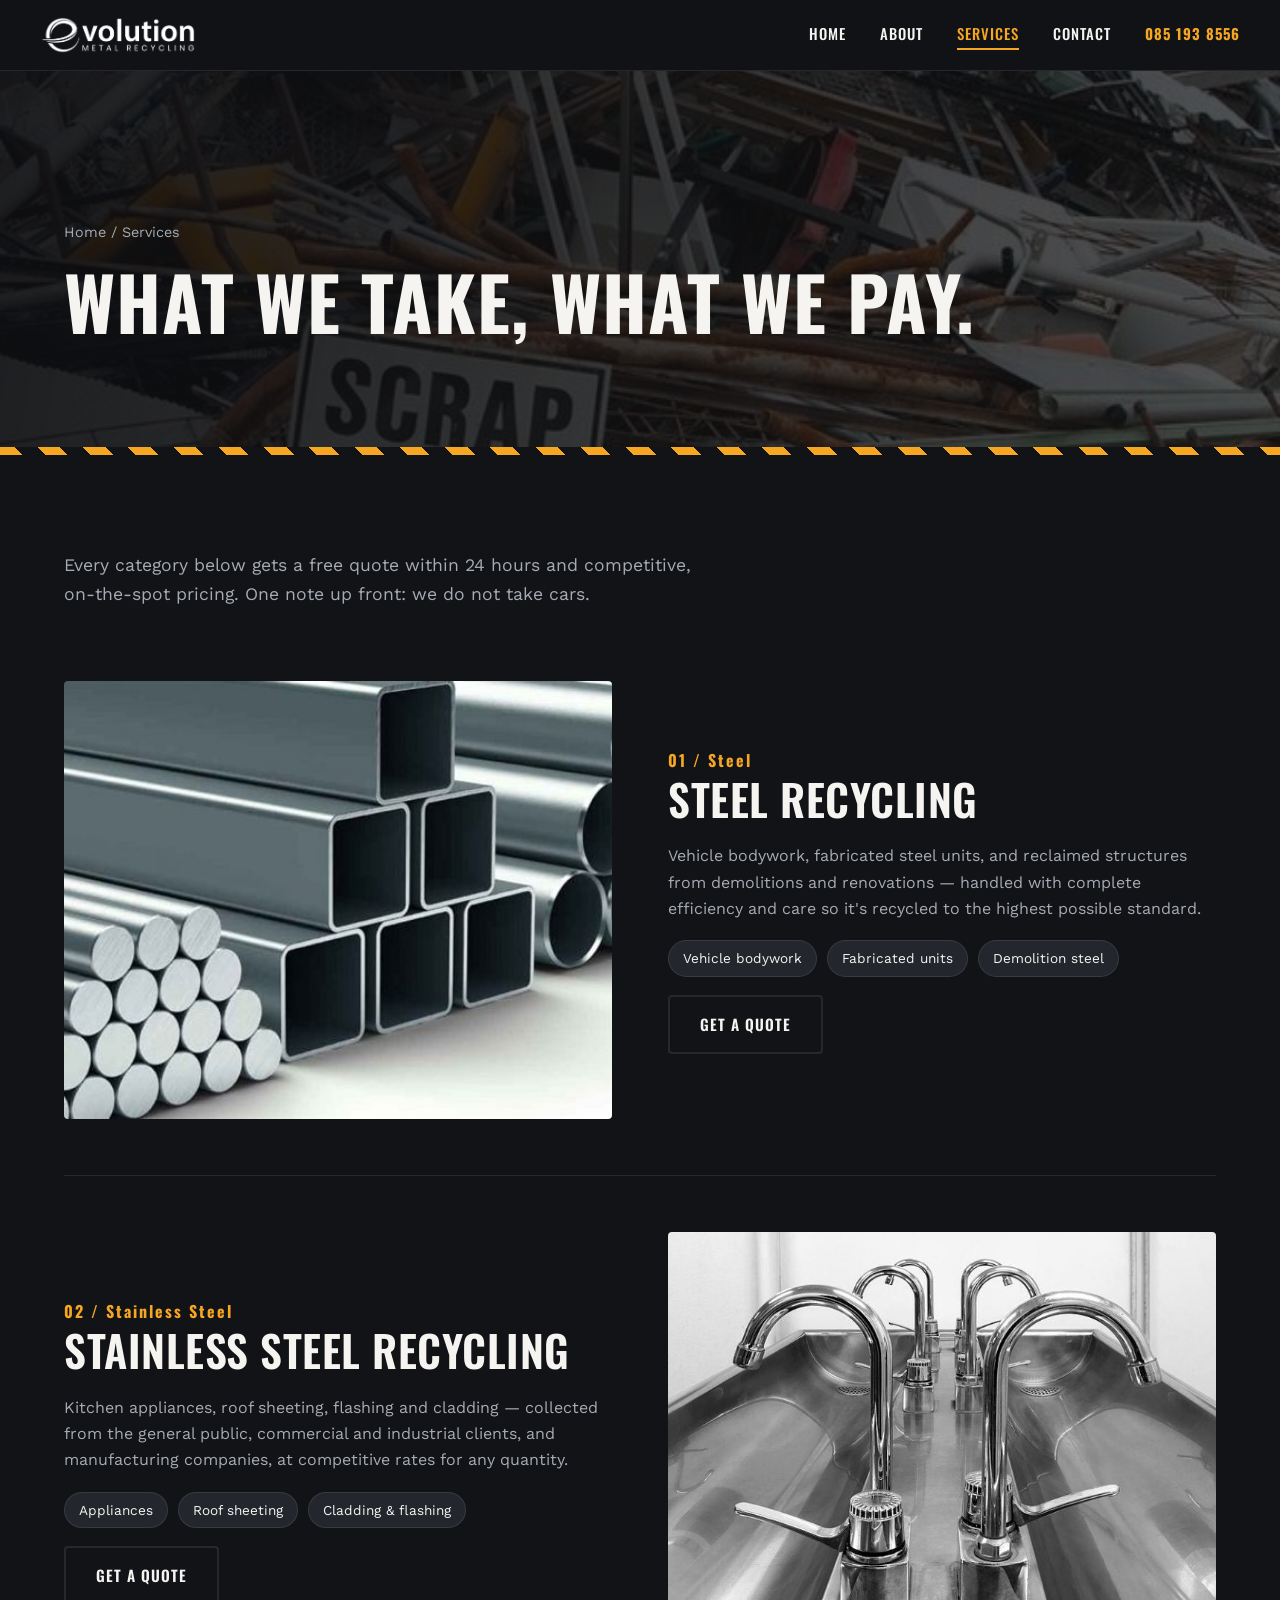
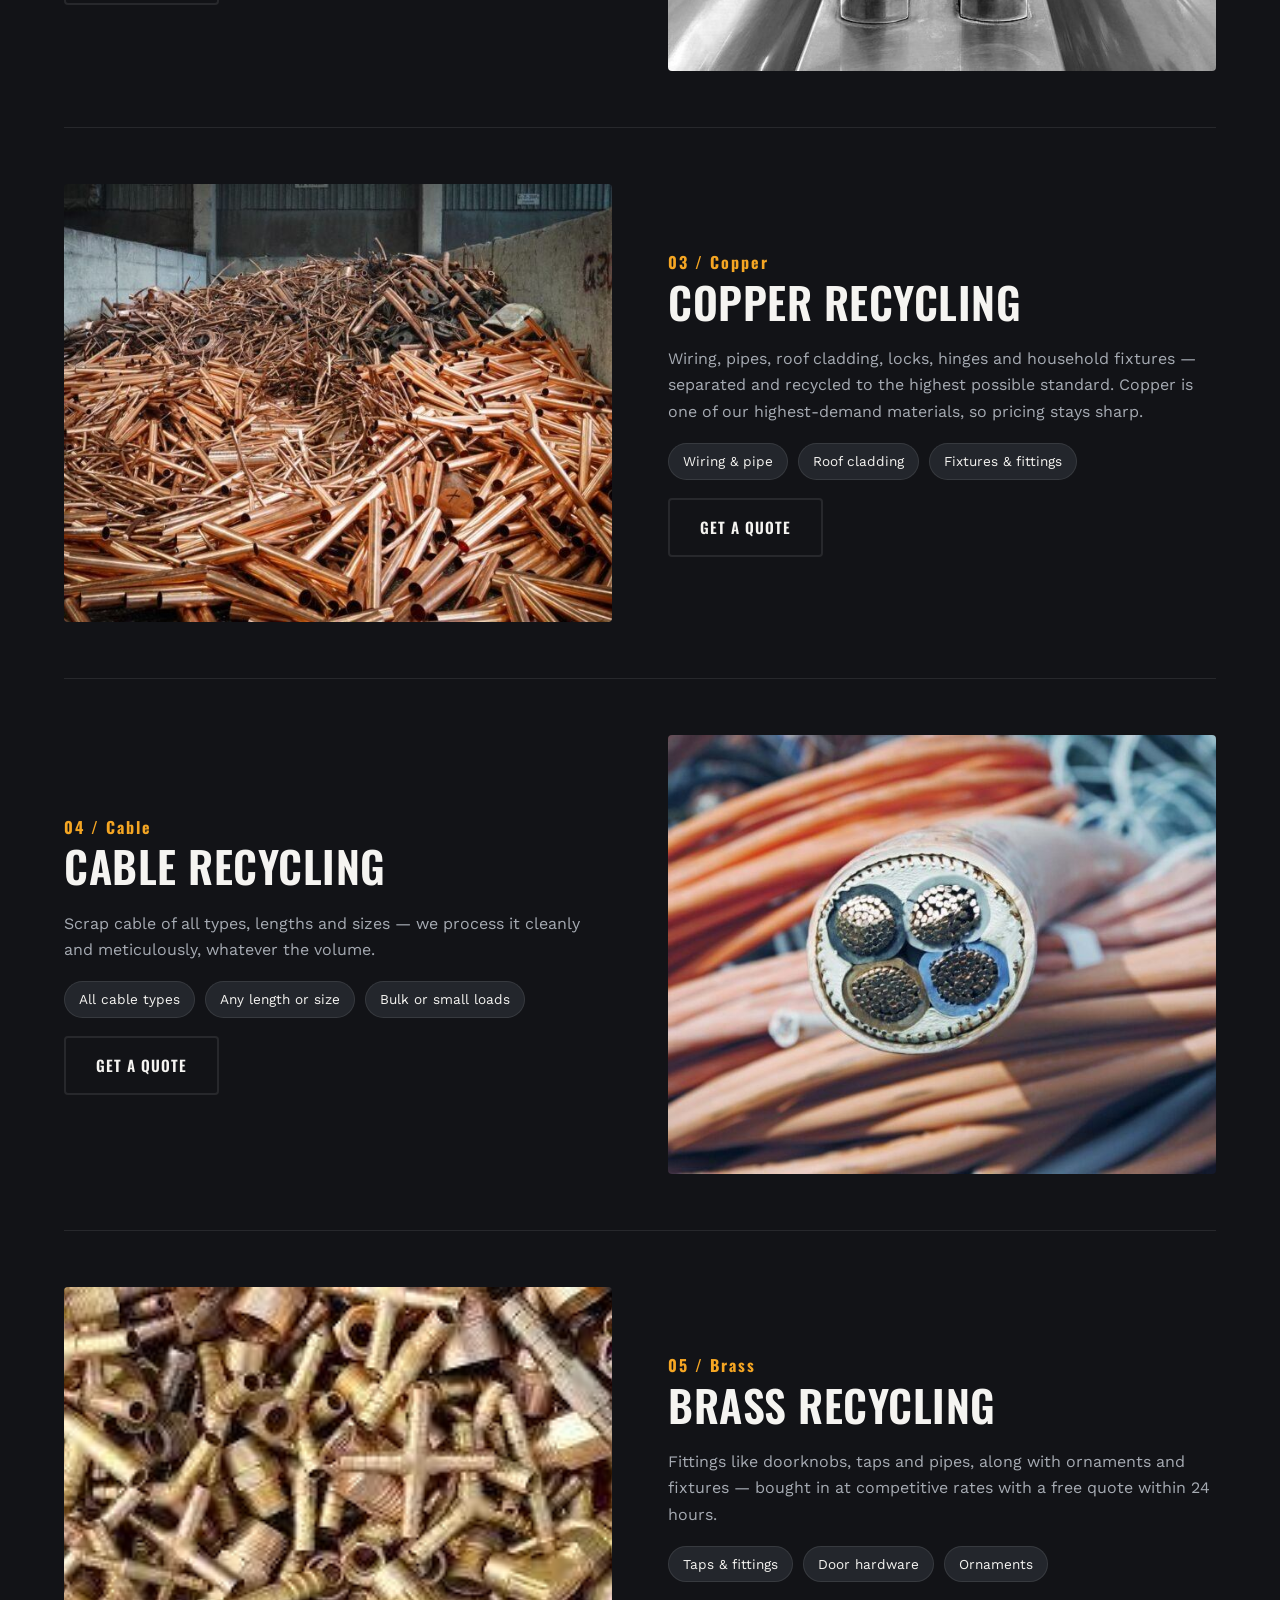
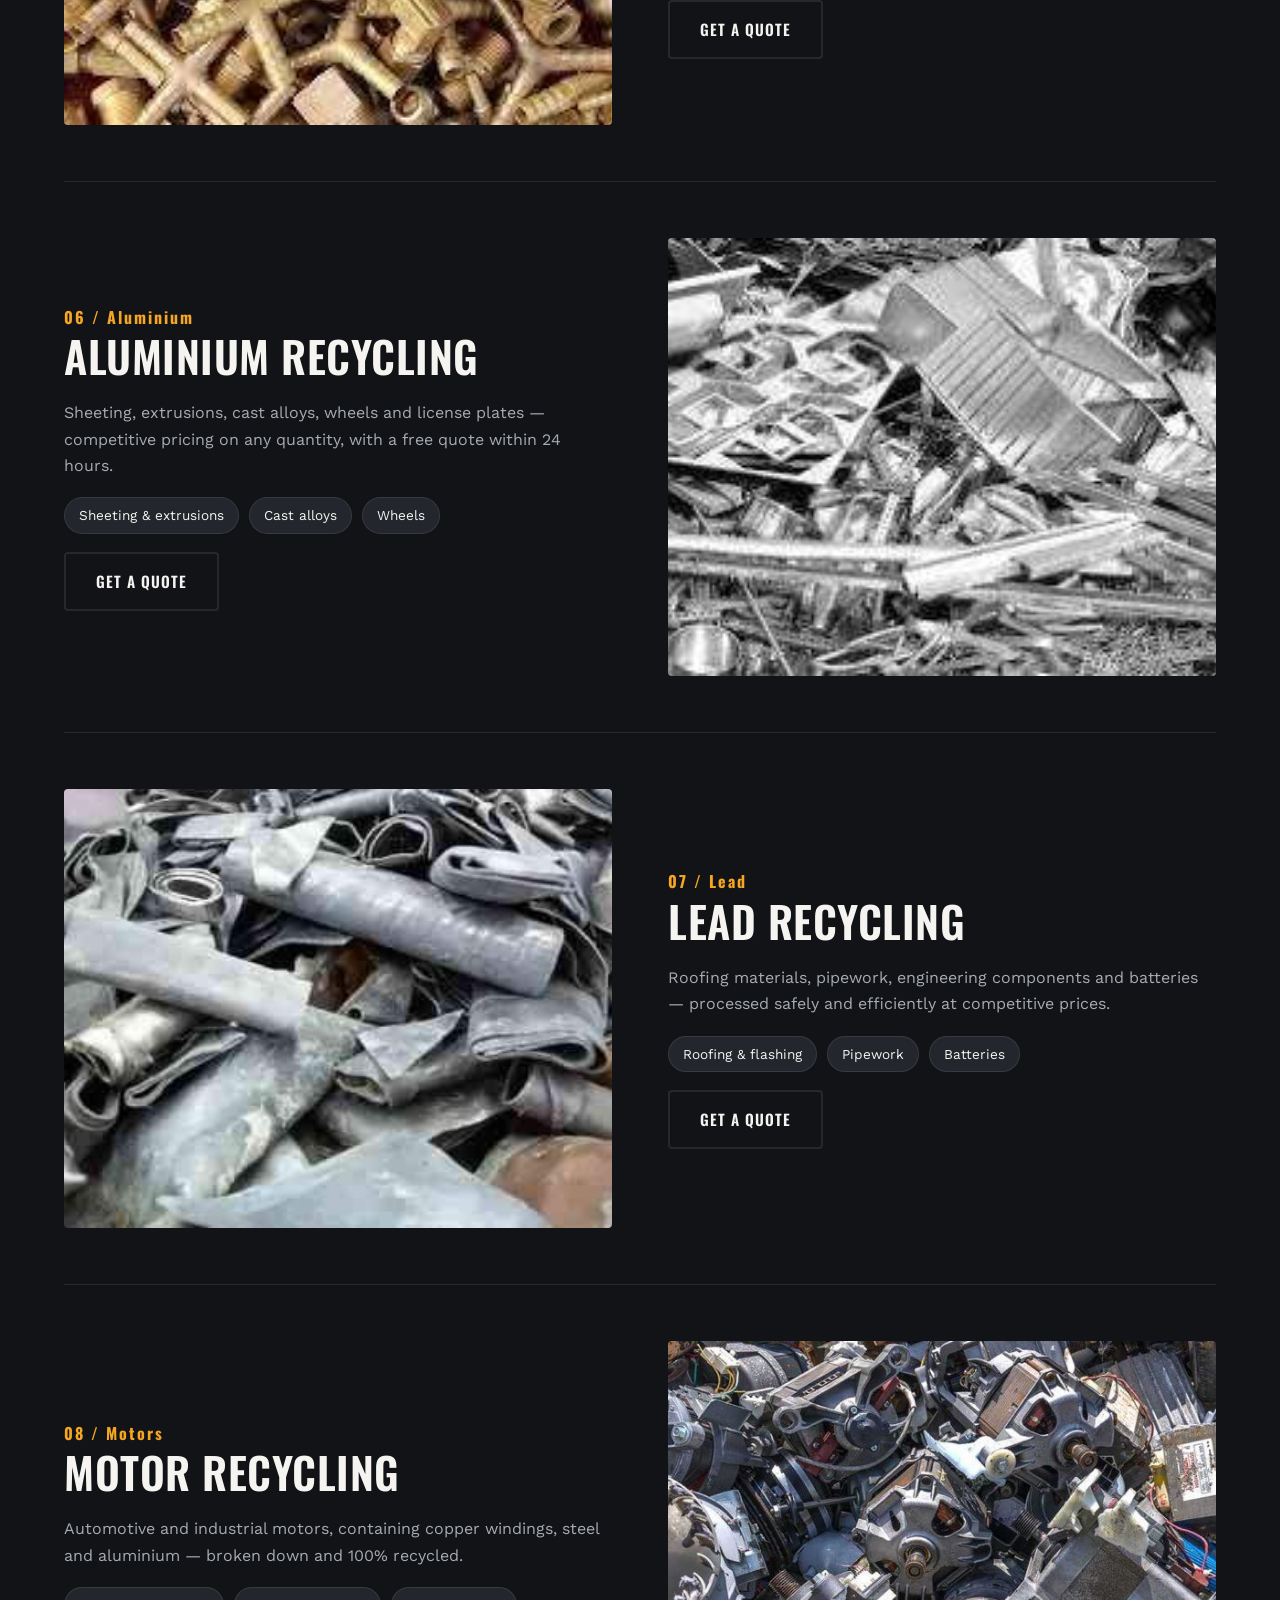
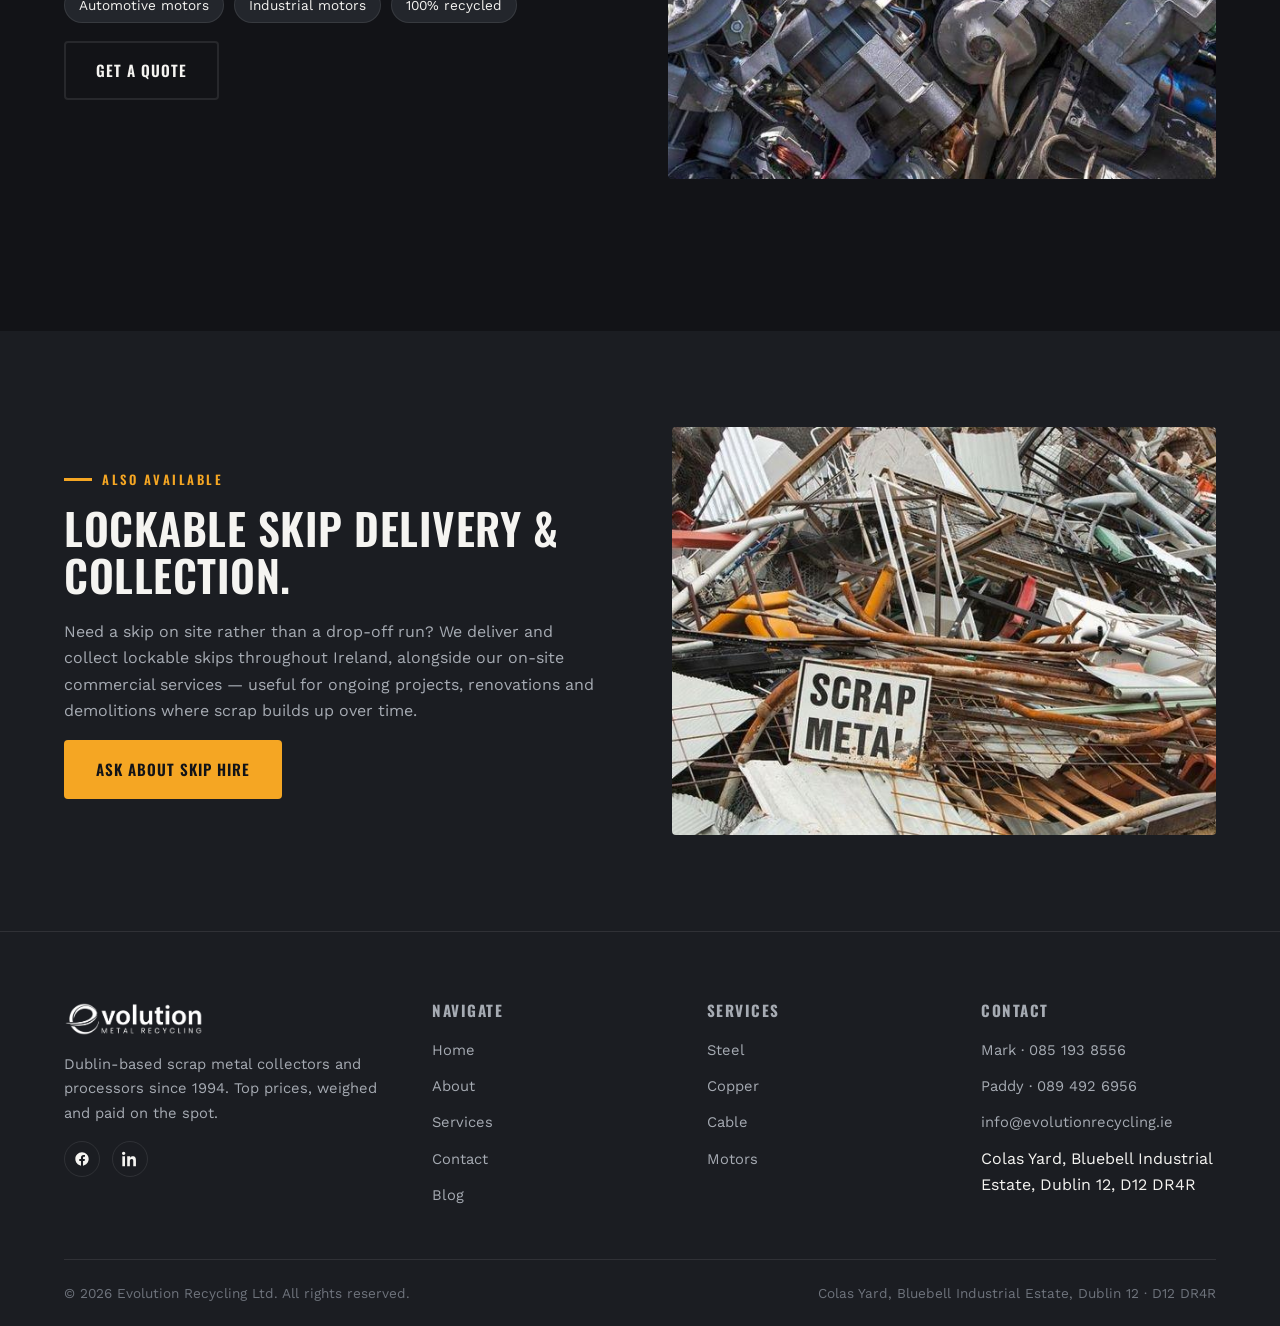
<file: services.html>
<!DOCTYPE html>
<html lang="en-IE">
<head>
<meta charset="UTF-8">
<meta name="viewport" content="width=device-width, initial-scale=1.0">
<title>Services | Evolution Recycling</title>
<meta name="description" content="Steel, stainless steel, copper, cable, lead, motor, brass and aluminium recycling — collected, weighed and paid for across Ireland. Free quotes within 24 hours.">
<link rel="icon" href="assets/favicon.png">
<link rel="preconnect" href="https://fonts.googleapis.com">
<link href="https://fonts.googleapis.com/css2?family=Oswald:wght@500;600;700&family=Work+Sans:wght@400;500;600&display=swap" rel="stylesheet">
<link rel="stylesheet" href="css/styles.css">
<link rel="canonical" href="https://www.evolutionrecycling.ie/services.html">
<link rel="apple-touch-icon" href="assets/favicon.png">
<meta property="og:type" content="website">
<meta property="og:title" content="Services | Evolution Recycling">
<meta property="og:description" content="Steel, stainless steel, copper, cable, lead, motor, brass and aluminium recycling — collected, weighed and paid for across Ireland. Free quotes within 24 hours.">
<meta property="og:image" content="https://www.evolutionrecycling.ie/assets/svc-copper.jpg">
<meta property="og:url" content="https://www.evolutionrecycling.ie/services.html">
<meta name="twitter:card" content="summary_large_image">
<meta name="twitter:title" content="Services | Evolution Recycling">
<meta name="twitter:description" content="Steel, stainless steel, copper, cable, lead, motor, brass and aluminium recycling — collected, weighed and paid for across Ireland. Free quotes within 24 hours.">
<meta name="twitter:image" content="https://www.evolutionrecycling.ie/assets/svc-copper.jpg">
<script type="application/ld+json">
{
  "@context": "https://schema.org",
  "@type": "LocalBusiness",
  "name": "Evolution Recycling",
  "image": "https://www.evolutionrecycling.ie/assets/hero-copper.jpg",
  "url": "https://www.evolutionrecycling.ie/",
  "telephone": "+353851938556",
  "email": "info@evolutionrecycling.ie",
  "address": {
    "@type": "PostalAddress",
    "streetAddress": "Colas Yard, Bluebell Industrial Estate",
    "addressLocality": "Dublin",
    "addressRegion": "Dublin 12",
    "postalCode": "D12 DR4R",
    "addressCountry": "IE"
  },
  "sameAs": [
    "https://www.facebook.com/profile.php?id=61561684280090",
    "https://www.linkedin.com/in/mark-o-reilly-64273a1b3/"
  ]
}
</script>
</head>
<body>

<header class="site-header">
  <div class="container site-header__inner">
    <a href="index.html" class="logo"><img src="assets/logo-white.png" alt="Evolution Recycling"></a>
    <nav>
      <ul class="nav-links" id="navLinks">
        <li><a href="index.html">Home</a></li>
        <li><a href="about.html">About</a></li>
        <li><a href="services.html" class="active">Services</a></li>
        <li><a href="contact.html">Contact</a></li>
        <li><a href="tel:0851938556" class="nav-phone">085 193 8556</a></li>
      </ul>
    </nav>
    <button class="nav-toggle" id="navToggle" aria-label="Toggle menu"><span></span><span></span><span></span></button>
  </div>
</header>

<section class="page-header">
  <div class="container">
    <p class="breadcrumb"><a href="index.html">Home</a> / Services</p>
    <h1>What We Take, What We Pay.</h1>
  </div>
</section>
<div class="hazard-bar"></div>

<section class="section">
  <div class="container">
    <p class="lede">Every category below gets a free quote within 24 hours and competitive, on-the-spot pricing. One note up front: we do not take cars.</p>

    <div class="service-row" id="steel">
      <div class="service-row__media"><img src="assets/svc-steel.jpg" alt="Steel scrap recycling"></div>
      <div class="reveal">
        <span class="service-row__num">01 / Steel</span>
        <h2>Steel Recycling</h2>
        <p>Vehicle bodywork, fabricated steel units, and reclaimed structures from demolitions and renovations — handled with complete efficiency and care so it's recycled to the highest possible standard.</p>
        <ul class="tag-list"><li>Vehicle bodywork</li><li>Fabricated units</li><li>Demolition steel</li></ul>
        <a href="contact.html" class="btn btn--ghost">Get a Quote</a>
      </div>
    </div>

    <div class="service-row reverse" id="stainless">
      <div class="service-row__media"><img src="assets/svc-stainless.jpg" alt="Stainless steel recycling"></div>
      <div class="reveal">
        <span class="service-row__num">02 / Stainless Steel</span>
        <h2>Stainless Steel Recycling</h2>
        <p>Kitchen appliances, roof sheeting, flashing and cladding — collected from the general public, commercial and industrial clients, and manufacturing companies, at competitive rates for any quantity.</p>
        <ul class="tag-list"><li>Appliances</li><li>Roof sheeting</li><li>Cladding & flashing</li></ul>
        <a href="contact.html" class="btn btn--ghost">Get a Quote</a>
      </div>
    </div>

    <div class="service-row" id="copper">
      <div class="service-row__media"><img src="assets/svc-copper.jpg" alt="Copper recycling"></div>
      <div class="reveal">
        <span class="service-row__num">03 / Copper</span>
        <h2>Copper Recycling</h2>
        <p>Wiring, pipes, roof cladding, locks, hinges and household fixtures — separated and recycled to the highest possible standard. Copper is one of our highest-demand materials, so pricing stays sharp.</p>
        <ul class="tag-list"><li>Wiring & pipe</li><li>Roof cladding</li><li>Fixtures & fittings</li></ul>
        <a href="contact.html" class="btn btn--ghost">Get a Quote</a>
      </div>
    </div>

    <div class="service-row reverse" id="cable">
      <div class="service-row__media"><img src="assets/svc-cable.jpg" alt="Cable recycling"></div>
      <div class="reveal">
        <span class="service-row__num">04 / Cable</span>
        <h2>Cable Recycling</h2>
        <p>Scrap cable of all types, lengths and sizes — we process it cleanly and meticulously, whatever the volume.</p>
        <ul class="tag-list"><li>All cable types</li><li>Any length or size</li><li>Bulk or small loads</li></ul>
        <a href="contact.html" class="btn btn--ghost">Get a Quote</a>
      </div>
    </div>

    <div class="service-row" id="brass">
      <div class="service-row__media"><img src="assets/svc-brass.jpg" alt="Brass recycling"></div>
      <div class="reveal">
        <span class="service-row__num">05 / Brass</span>
        <h2>Brass Recycling</h2>
        <p>Fittings like doorknobs, taps and pipes, along with ornaments and fixtures — bought in at competitive rates with a free quote within 24 hours.</p>
        <ul class="tag-list"><li>Taps & fittings</li><li>Door hardware</li><li>Ornaments</li></ul>
        <a href="contact.html" class="btn btn--ghost">Get a Quote</a>
      </div>
    </div>

    <div class="service-row reverse" id="aluminium">
      <div class="service-row__media"><img src="assets/svc-aluminium.jpg" alt="Aluminium recycling"></div>
      <div class="reveal">
        <span class="service-row__num">06 / Aluminium</span>
        <h2>Aluminium Recycling</h2>
        <p>Sheeting, extrusions, cast alloys, wheels and license plates — competitive pricing on any quantity, with a free quote within 24 hours.</p>
        <ul class="tag-list"><li>Sheeting & extrusions</li><li>Cast alloys</li><li>Wheels</li></ul>
        <a href="contact.html" class="btn btn--ghost">Get a Quote</a>
      </div>
    </div>

    <div class="service-row" id="lead">
      <div class="service-row__media"><img src="assets/svc-lead.jpg" alt="Lead recycling"></div>
      <div class="reveal">
        <span class="service-row__num">07 / Lead</span>
        <h2>Lead Recycling</h2>
        <p>Roofing materials, pipework, engineering components and batteries — processed safely and efficiently at competitive prices.</p>
        <ul class="tag-list"><li>Roofing & flashing</li><li>Pipework</li><li>Batteries</li></ul>
        <a href="contact.html" class="btn btn--ghost">Get a Quote</a>
      </div>
    </div>

    <div class="service-row reverse" id="motors">
      <div class="service-row__media"><img src="assets/svc-motors.jpg" alt="Motor recycling"></div>
      <div class="reveal">
        <span class="service-row__num">08 / Motors</span>
        <h2>Motor Recycling</h2>
        <p>Automotive and industrial motors, containing copper windings, steel and aluminium — broken down and 100% recycled.</p>
        <ul class="tag-list"><li>Automotive motors</li><li>Industrial motors</li><li>100% recycled</li></ul>
        <a href="contact.html" class="btn btn--ghost">Get a Quote</a>
      </div>
    </div>
  </div>
</section>

<section class="section section--alt">
  <div class="container">
    <div class="split reveal">
      <div>
        <p class="eyebrow">Also Available</p>
        <h2>Lockable Skip Delivery & Collection.</h2>
        <p>Need a skip on site rather than a drop-off run? We deliver and collect lockable skips throughout Ireland, alongside our on-site commercial services — useful for ongoing projects, renovations and demolitions where scrap builds up over time.</p>
        <a href="contact.html" class="btn btn--amber">Ask About Skip Hire</a>
      </div>
      <div class="split__media"><img src="assets/scrap-sign.jpg" alt="Scrap metal yard"></div>
    </div>
  </div>
</section>

<footer class="site-footer">
  <div class="container">
    <div class="footer-grid">
      <div>
        <img src="assets/logo-white.png" alt="Evolution Recycling" style="height:34px;margin-bottom:16px;">
        <p>Dublin-based scrap metal collectors and processors since 1994. Top prices, weighed and paid on the spot.</p>
        <div class="social-row">
          <a href="https://www.facebook.com/profile.php?id=61561684280090" target="_blank" rel="noopener" aria-label="Facebook">
            <svg width="16" height="16" viewBox="0 0 24 24" fill="currentColor"><path d="M22 12.06C22 6.5 17.52 2 12 2S2 6.5 2 12.06c0 5 3.66 9.15 8.44 9.94v-7.03H7.9v-2.91h2.54V9.84c0-2.5 1.49-3.89 3.78-3.89 1.1 0 2.24.2 2.24.2v2.46h-1.26c-1.24 0-1.63.77-1.63 1.56v1.87h2.78l-.44 2.91h-2.34V22c4.78-.79 8.44-4.94 8.44-9.94z"/></svg>
          </a>
          <a href="https://www.linkedin.com/in/mark-o-reilly-64273a1b3/" target="_blank" rel="noopener" aria-label="LinkedIn">
            <svg width="16" height="16" viewBox="0 0 24 24" fill="currentColor"><path d="M4.98 3.5C4.98 4.88 3.94 6 2.5 6S0 4.88 0 3.5 1.04 1 2.5 1s2.48 1.12 2.48 2.5zM.5 8h4V23h-4V8zM8.5 8h3.8v2.06h.05c.53-1 1.83-2.06 3.77-2.06 4.03 0 4.78 2.65 4.78 6.1V23h-4v-7.1c0-1.7-.03-3.88-2.37-3.88-2.37 0-2.73 1.85-2.73 3.76V23h-4V8z"/></svg>
          </a>
        </div>
      </div>
      <div>
        <h4>Navigate</h4>
        <ul class="footer-links">
          <li><a href="index.html">Home</a></li>
          <li><a href="about.html">About</a></li>
          <li><a href="services.html">Services</a></li>
          <li><a href="contact.html">Contact</a></li>
          <li><a href="blog.html">Blog</a></li>
        </ul>
      </div>
      <div>
        <h4>Services</h4>
        <ul class="footer-links">
          <li><a href="services.html#steel">Steel</a></li>
          <li><a href="services.html#copper">Copper</a></li>
          <li><a href="services.html#cable">Cable</a></li>
          <li><a href="services.html#motors">Motors</a></li>
        </ul>
      </div>
      <div>
        <h4>Contact</h4>
        <ul class="footer-links">
          <li><a href="tel:0851938556">Mark · 085 193 8556</a></li>
          <li><a href="tel:0894926956">Paddy · 089 492 6956</a></li>
          <li><a href="mailto:info@evolutionrecycling.ie">info@evolutionrecycling.ie</a></li>
          <li><span>Colas Yard, Bluebell Industrial Estate, Dublin 12, D12 DR4R</span></li>
        </ul>
      </div>
    </div>
    <div class="footer-bottom">
      <span>&copy; <span id="year"></span> Evolution Recycling Ltd. All rights reserved.</span>
      <span>Colas Yard, Bluebell Industrial Estate, Dublin 12 &middot; D12 DR4R</span>
    </div>
  </div>
</footer>

<script src="js/main.js"></script>
</body>
</html>
</file>
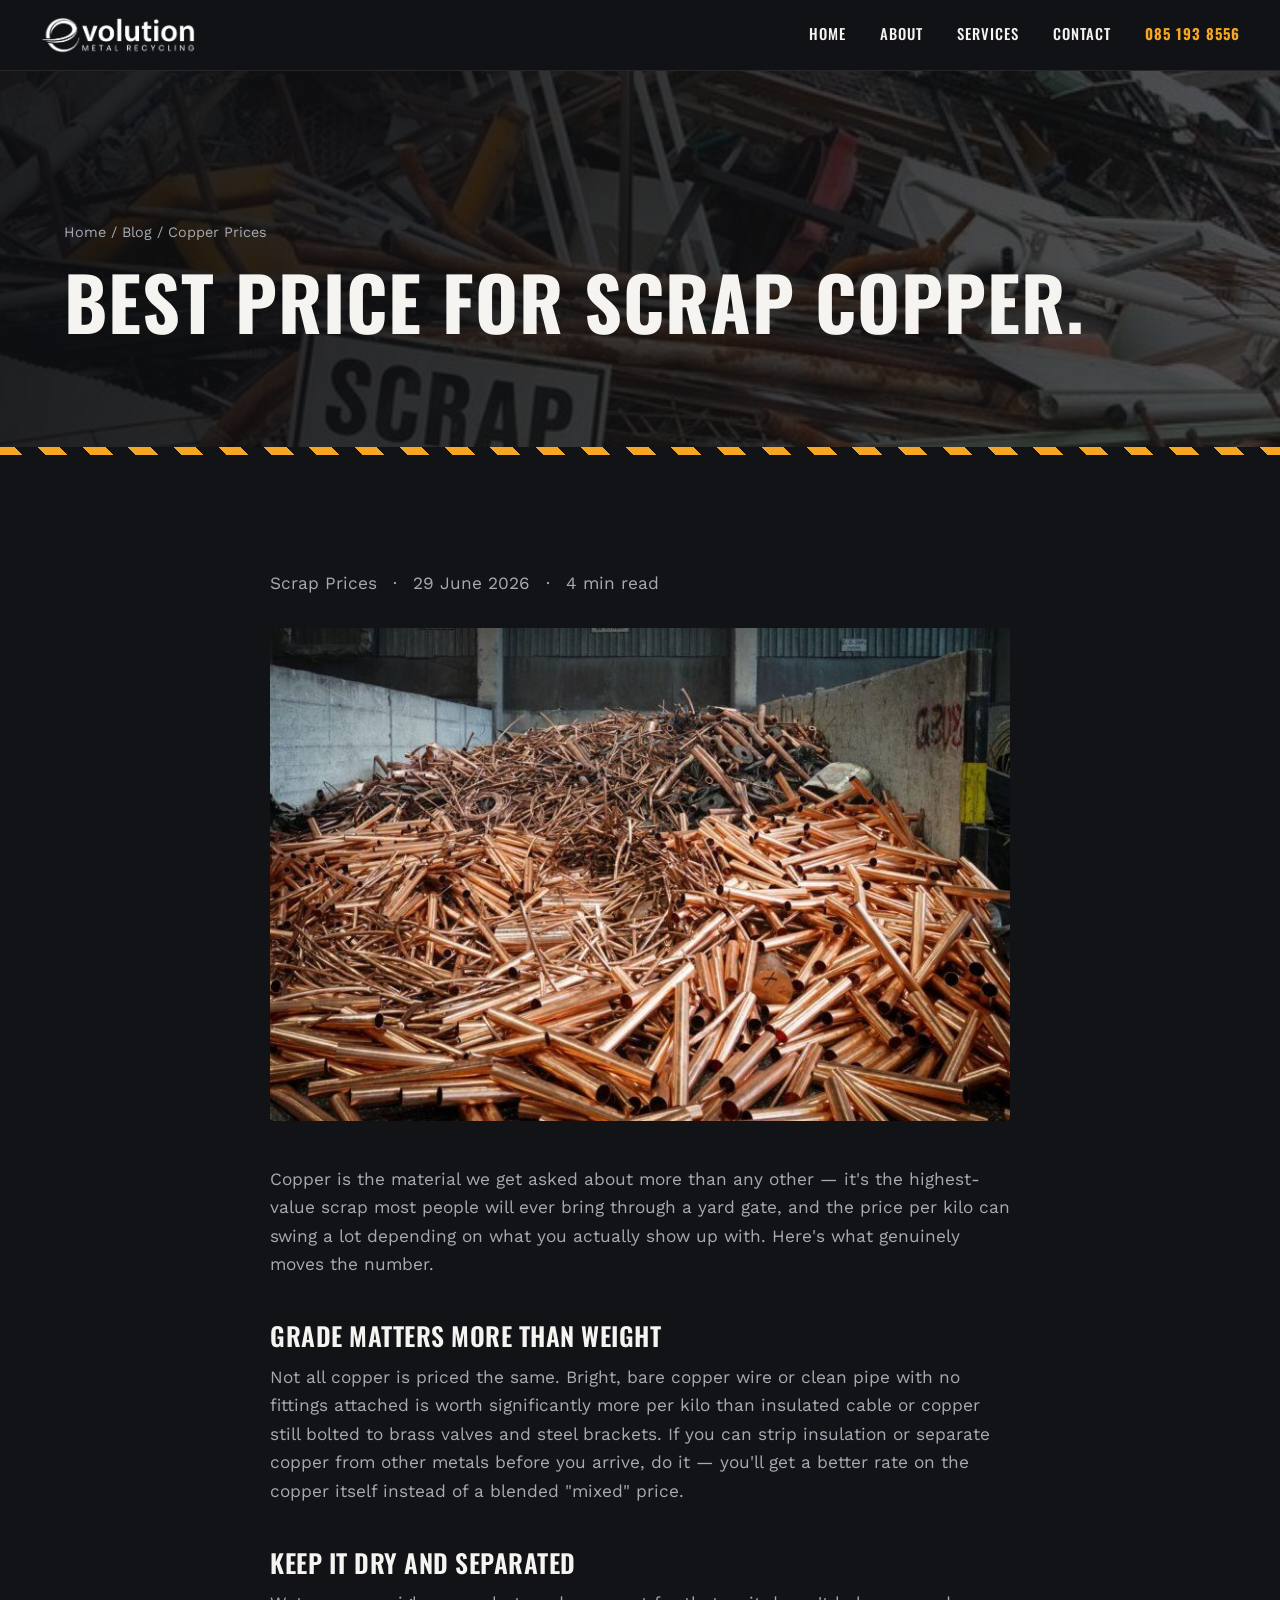
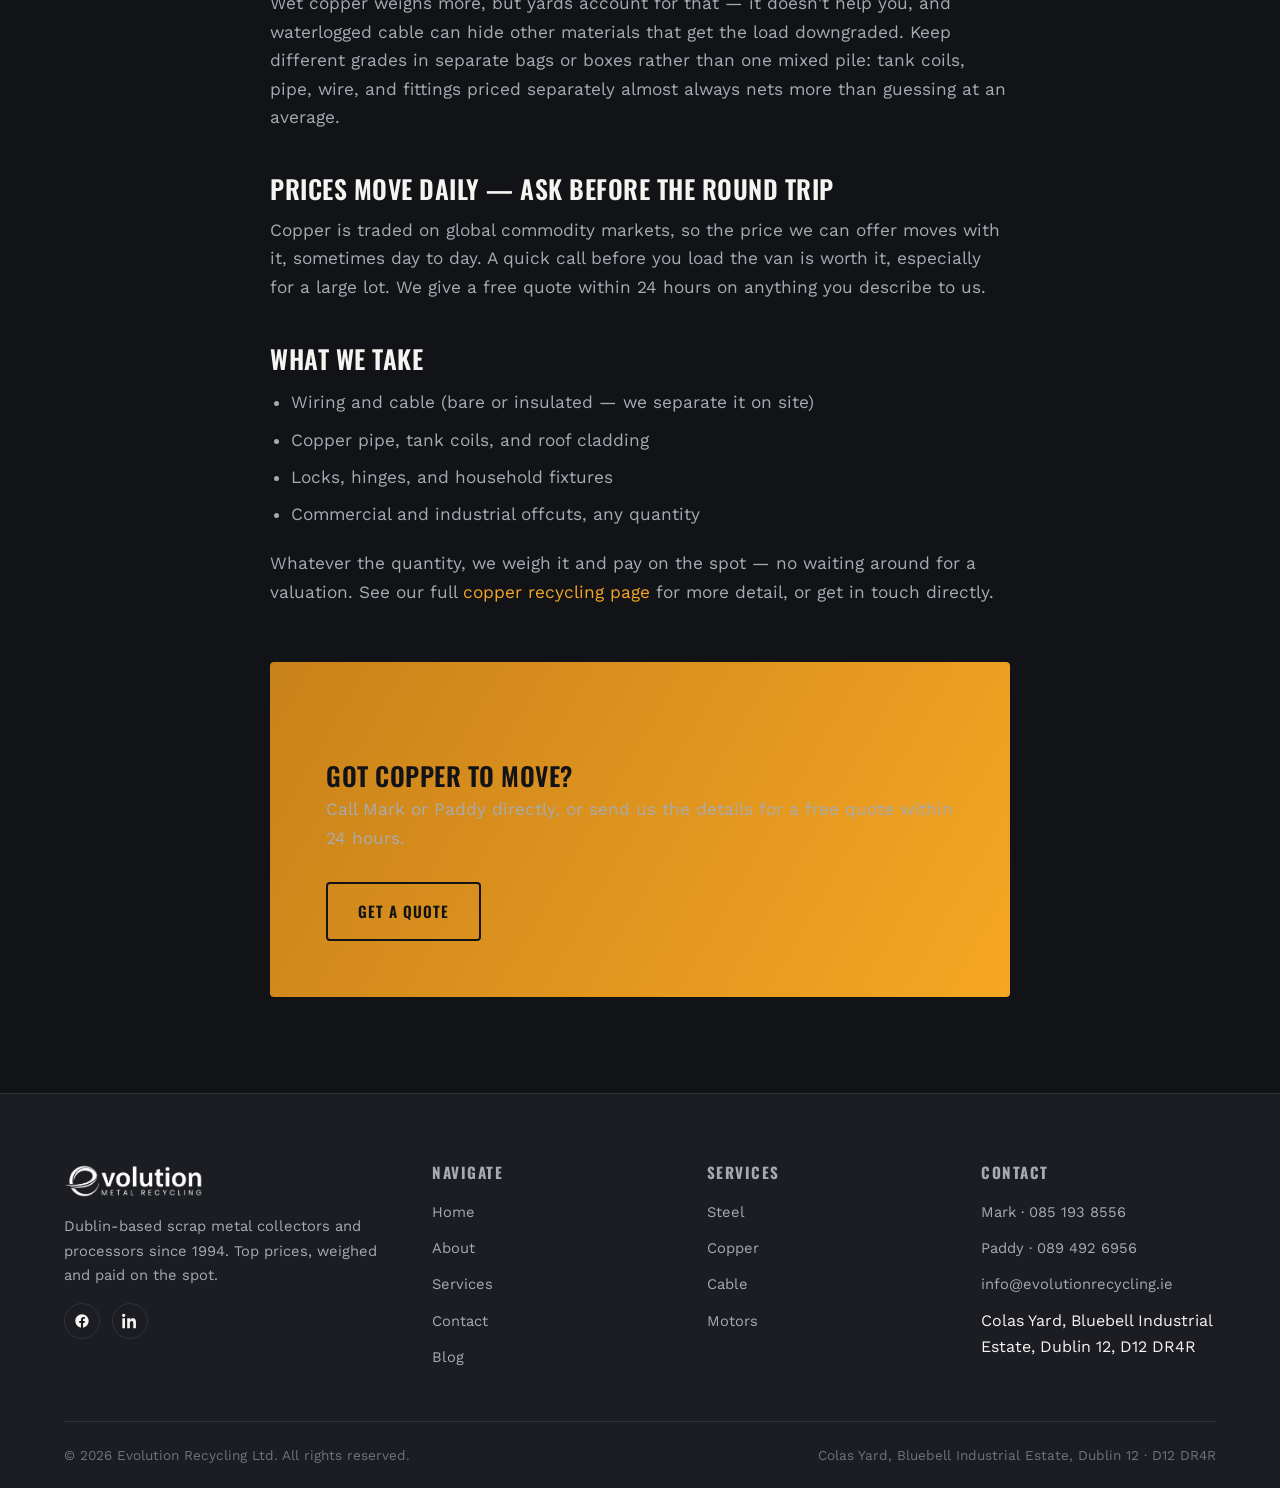
<file: blog/best-price-scrap-copper-dublin.html>
<!DOCTYPE html>
<html lang="en-IE">
<head>
<meta charset="UTF-8">
<meta name="viewport" content="width=device-width, initial-scale=1.0">
<title>How to Get the Best Price for Scrap Copper in Dublin | Evolution Recycling</title>
<meta name="description" content="What actually moves the price per kilo for scrap copper, how to sort it before you arrive, and the mistakes that cost people money. A practical guide from a Dublin scrap yard.">
<link rel="icon" href="../assets/favicon.png">
<link rel="canonical" href="https://www.evolutionrecycling.ie/blog/best-price-scrap-copper-dublin.html">
<link rel="apple-touch-icon" href="../assets/favicon.png">
<meta property="og:type" content="article">
<meta property="og:title" content="How to Get the Best Price for Scrap Copper in Dublin">
<meta property="og:description" content="What actually moves the price per kilo, how to sort it before you arrive, and the mistakes that cost people money.">
<meta property="og:image" content="https://www.evolutionrecycling.ie/assets/svc-copper.jpg">
<meta property="og:url" content="https://www.evolutionrecycling.ie/blog/best-price-scrap-copper-dublin.html">
<meta name="twitter:card" content="summary_large_image">
<meta name="twitter:title" content="How to Get the Best Price for Scrap Copper in Dublin">
<meta name="twitter:description" content="What actually moves the price per kilo, how to sort it before you arrive, and the mistakes that cost people money.">
<meta name="twitter:image" content="https://www.evolutionrecycling.ie/assets/svc-copper.jpg">
<link rel="preconnect" href="https://fonts.googleapis.com">
<link href="https://fonts.googleapis.com/css2?family=Oswald:wght@500;600;700&family=Work+Sans:wght@400;500;600&display=swap" rel="stylesheet">
<link rel="stylesheet" href="../css/styles.css">
<script type="application/ld+json">
{
  "@context": "https://schema.org",
  "@type": "Article",
  "headline": "How to Get the Best Price for Scrap Copper in Dublin",
  "image": "https://www.evolutionrecycling.ie/assets/svc-copper.jpg",
  "datePublished": "2026-06-29",
  "dateModified": "2026-06-29",
  "author": { "@type": "Organization", "name": "Evolution Recycling" },
  "publisher": {
    "@type": "Organization",
    "name": "Evolution Recycling",
    "logo": { "@type": "ImageObject", "url": "https://www.evolutionrecycling.ie/assets/favicon.png" }
  },
  "mainEntityOfPage": "https://www.evolutionrecycling.ie/blog/best-price-scrap-copper-dublin.html"
}
</script>
</head>
<body>

<header class="site-header">
  <div class="container site-header__inner">
    <a href="../index.html" class="logo"><img src="../assets/logo-white.png" alt="Evolution Recycling"></a>
    <nav>
      <ul class="nav-links" id="navLinks">
        <li><a href="../index.html">Home</a></li>
        <li><a href="../about.html">About</a></li>
        <li><a href="../services.html">Services</a></li>
        <li><a href="../contact.html">Contact</a></li>
        <li><a href="tel:0851938556" class="nav-phone">085 193 8556</a></li>
      </ul>
    </nav>
    <button class="nav-toggle" id="navToggle" aria-label="Toggle menu"><span></span><span></span><span></span></button>
  </div>
</header>

<section class="page-header">
  <div class="container">
    <p class="breadcrumb"><a href="../index.html">Home</a> / <a href="../blog.html">Blog</a> / Copper Prices</p>
    <h1>Best Price for Scrap Copper.</h1>
  </div>
</section>
<div class="hazard-bar"></div>

<section class="section">
  <div class="container">
    <article class="article reveal">
      <p class="article__meta"><span>Scrap Prices</span> &middot; <span>29 June 2026</span> &middot; <span>4 min read</span></p>
      <div class="article__media"><img src="../assets/svc-copper.jpg" alt="Sorted copper pipe and wire ready for weighing"></div>

      <p>Copper is the material we get asked about more than any other — it's the highest-value scrap most people will ever bring through a yard gate, and the price per kilo can swing a lot depending on what you actually show up with. Here's what genuinely moves the number.</p>

      <h2>Grade matters more than weight</h2>
      <p>Not all copper is priced the same. Bright, bare copper wire or clean pipe with no fittings attached is worth significantly more per kilo than insulated cable or copper still bolted to brass valves and steel brackets. If you can strip insulation or separate copper from other metals before you arrive, do it — you'll get a better rate on the copper itself instead of a blended "mixed" price.</p>

      <h2>Keep it dry and separated</h2>
      <p>Wet copper weighs more, but yards account for that — it doesn't help you, and waterlogged cable can hide other materials that get the load downgraded. Keep different grades in separate bags or boxes rather than one mixed pile: tank coils, pipe, wire, and fittings priced separately almost always nets more than guessing at an average.</p>

      <h2>Prices move daily — ask before the round trip</h2>
      <p>Copper is traded on global commodity markets, so the price we can offer moves with it, sometimes day to day. A quick call before you load the van is worth it, especially for a large lot. We give a free quote within 24 hours on anything you describe to us.</p>

      <h2>What we take</h2>
      <ul>
        <li>Wiring and cable (bare or insulated — we separate it on site)</li>
        <li>Copper pipe, tank coils, and roof cladding</li>
        <li>Locks, hinges, and household fixtures</li>
        <li>Commercial and industrial offcuts, any quantity</li>
      </ul>

      <p>Whatever the quantity, we weigh it and pay on the spot — no waiting around for a valuation. See our full <a href="../services.html#copper">copper recycling page</a> for more detail, or get in touch directly.</p>

      <div class="cta-banner article__footer-cta">
        <div>
          <h2>Got Copper to Move?</h2>
          <p>Call Mark or Paddy directly, or send us the details for a free quote within 24 hours.</p>
        </div>
        <a href="../contact.html" class="btn btn--ghost">Get a Quote</a>
      </div>
    </article>
  </div>
</section>

<footer class="site-footer">
  <div class="container">
    <div class="footer-grid">
      <div>
        <img src="../assets/logo-white.png" alt="Evolution Recycling" style="height:34px;margin-bottom:16px;">
        <p>Dublin-based scrap metal collectors and processors since 1994. Top prices, weighed and paid on the spot.</p>
        <div class="social-row">
          <a href="https://www.facebook.com/profile.php?id=61561684280090" target="_blank" rel="noopener" aria-label="Facebook">
            <svg width="16" height="16" viewBox="0 0 24 24" fill="currentColor"><path d="M22 12.06C22 6.5 17.52 2 12 2S2 6.5 2 12.06c0 5 3.66 9.15 8.44 9.94v-7.03H7.9v-2.91h2.54V9.84c0-2.5 1.49-3.89 3.78-3.89 1.1 0 2.24.2 2.24.2v2.46h-1.26c-1.24 0-1.63.77-1.63 1.56v1.87h2.78l-.44 2.91h-2.34V22c4.78-.79 8.44-4.94 8.44-9.94z"/></svg>
          </a>
          <a href="https://www.linkedin.com/in/mark-o-reilly-64273a1b3/" target="_blank" rel="noopener" aria-label="LinkedIn">
            <svg width="16" height="16" viewBox="0 0 24 24" fill="currentColor"><path d="M4.98 3.5C4.98 4.88 3.94 6 2.5 6S0 4.88 0 3.5 1.04 1 2.5 1s2.48 1.12 2.48 2.5zM.5 8h4V23h-4V8zM8.5 8h3.8v2.06h.05c.53-1 1.83-2.06 3.77-2.06 4.03 0 4.78 2.65 4.78 6.1V23h-4v-7.1c0-1.7-.03-3.88-2.37-3.88-2.37 0-2.73 1.85-2.73 3.76V23h-4V8z"/></svg>
          </a>
        </div>
      </div>
      <div>
        <h4>Navigate</h4>
        <ul class="footer-links">
          <li><a href="../index.html">Home</a></li>
          <li><a href="../about.html">About</a></li>
          <li><a href="../services.html">Services</a></li>
          <li><a href="../contact.html">Contact</a></li>
          <li><a href="../blog.html">Blog</a></li>
        </ul>
      </div>
      <div>
        <h4>Services</h4>
        <ul class="footer-links">
          <li><a href="../services.html#steel">Steel</a></li>
          <li><a href="../services.html#copper">Copper</a></li>
          <li><a href="../services.html#cable">Cable</a></li>
          <li><a href="../services.html#motors">Motors</a></li>
        </ul>
      </div>
      <div>
        <h4>Contact</h4>
        <ul class="footer-links">
          <li><a href="tel:0851938556">Mark · 085 193 8556</a></li>
          <li><a href="tel:0894926956">Paddy · 089 492 6956</a></li>
          <li><a href="mailto:info@evolutionrecycling.ie">info@evolutionrecycling.ie</a></li>
          <li><span>Colas Yard, Bluebell Industrial Estate, Dublin 12, D12 DR4R</span></li>
        </ul>
      </div>
    </div>
    <div class="footer-bottom">
      <span>&copy; <span id="year"></span> Evolution Recycling Ltd. All rights reserved.</span>
      <span>Colas Yard, Bluebell Industrial Estate, Dublin 12 &middot; D12 DR4R</span>
    </div>
  </div>
</footer>

<script src="../js/main.js"></script>
</body>
</html>
</file>
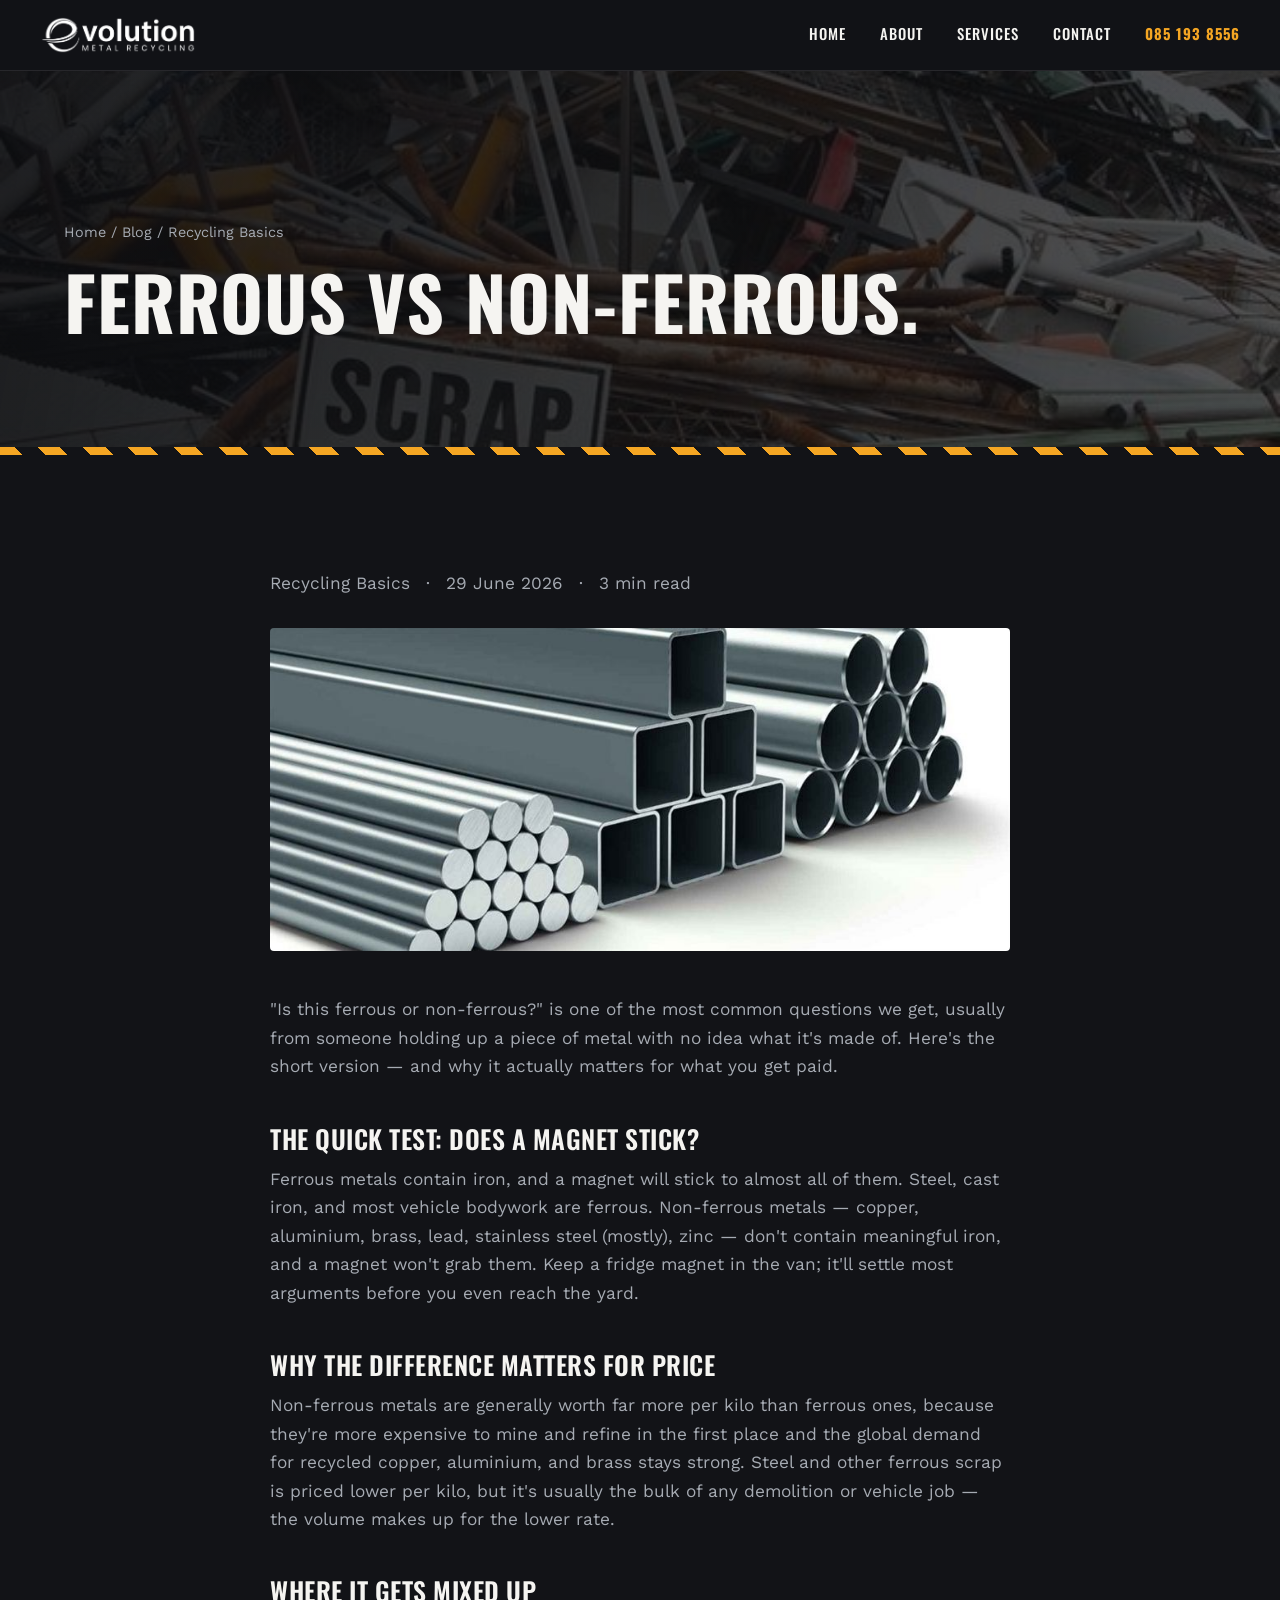
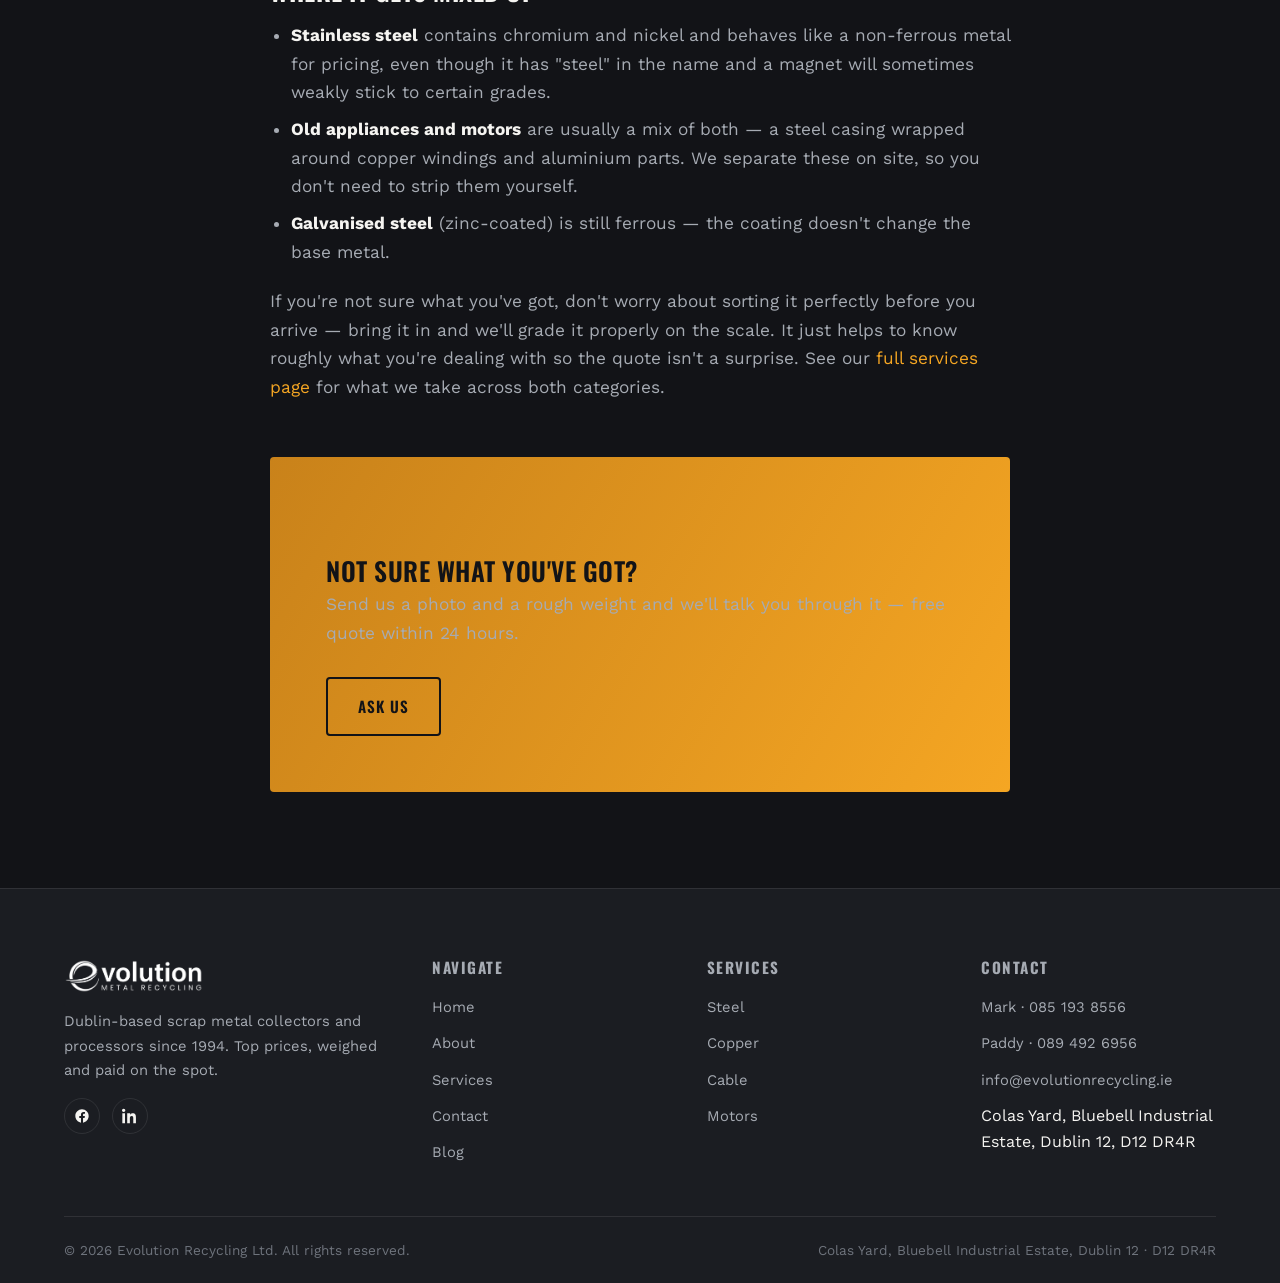
<file: blog/ferrous-vs-non-ferrous-metal.html>
<!DOCTYPE html>
<html lang="en-IE">
<head>
<meta charset="UTF-8">
<meta name="viewport" content="width=device-width, initial-scale=1.0">
<title>Ferrous vs Non-Ferrous Metal: What's the Difference? | Evolution Recycling</title>
<meta name="description" content="A quick, practical guide to telling ferrous and non-ferrous metal apart — and why it changes what your scrap is worth. From a Dublin scrap metal yard.">
<link rel="icon" href="../assets/favicon.png">
<link rel="canonical" href="https://www.evolutionrecycling.ie/blog/ferrous-vs-non-ferrous-metal.html">
<link rel="apple-touch-icon" href="../assets/favicon.png">
<meta property="og:type" content="article">
<meta property="og:title" content="Ferrous vs Non-Ferrous Metal: What's the Difference?">
<meta property="og:description" content="A quick, practical guide to telling them apart — and why it changes what your scrap is worth.">
<meta property="og:image" content="https://www.evolutionrecycling.ie/assets/svc-steel.jpg">
<meta property="og:url" content="https://www.evolutionrecycling.ie/blog/ferrous-vs-non-ferrous-metal.html">
<meta name="twitter:card" content="summary_large_image">
<meta name="twitter:title" content="Ferrous vs Non-Ferrous Metal: What's the Difference?">
<meta name="twitter:description" content="A quick, practical guide to telling them apart — and why it changes what your scrap is worth.">
<meta name="twitter:image" content="https://www.evolutionrecycling.ie/assets/svc-steel.jpg">
<link rel="preconnect" href="https://fonts.googleapis.com">
<link href="https://fonts.googleapis.com/css2?family=Oswald:wght@500;600;700&family=Work+Sans:wght@400;500;600&display=swap" rel="stylesheet">
<link rel="stylesheet" href="../css/styles.css">
<script type="application/ld+json">
{
  "@context": "https://schema.org",
  "@type": "Article",
  "headline": "Ferrous vs Non-Ferrous Metal: What's the Difference?",
  "image": "https://www.evolutionrecycling.ie/assets/svc-steel.jpg",
  "datePublished": "2026-06-29",
  "dateModified": "2026-06-29",
  "author": { "@type": "Organization", "name": "Evolution Recycling" },
  "publisher": {
    "@type": "Organization",
    "name": "Evolution Recycling",
    "logo": { "@type": "ImageObject", "url": "https://www.evolutionrecycling.ie/assets/favicon.png" }
  },
  "mainEntityOfPage": "https://www.evolutionrecycling.ie/blog/ferrous-vs-non-ferrous-metal.html"
}
</script>
</head>
<body>

<header class="site-header">
  <div class="container site-header__inner">
    <a href="../index.html" class="logo"><img src="../assets/logo-white.png" alt="Evolution Recycling"></a>
    <nav>
      <ul class="nav-links" id="navLinks">
        <li><a href="../index.html">Home</a></li>
        <li><a href="../about.html">About</a></li>
        <li><a href="../services.html">Services</a></li>
        <li><a href="../contact.html">Contact</a></li>
        <li><a href="tel:0851938556" class="nav-phone">085 193 8556</a></li>
      </ul>
    </nav>
    <button class="nav-toggle" id="navToggle" aria-label="Toggle menu"><span></span><span></span><span></span></button>
  </div>
</header>

<section class="page-header">
  <div class="container">
    <p class="breadcrumb"><a href="../index.html">Home</a> / <a href="../blog.html">Blog</a> / Recycling Basics</p>
    <h1>Ferrous vs Non-Ferrous.</h1>
  </div>
</section>
<div class="hazard-bar"></div>

<section class="section">
  <div class="container">
    <article class="article reveal">
      <p class="article__meta"><span>Recycling Basics</span> &middot; <span>29 June 2026</span> &middot; <span>3 min read</span></p>
      <div class="article__media"><img src="../assets/svc-steel.jpg" alt="Mixed ferrous steel scrap"></div>

      <p>"Is this ferrous or non-ferrous?" is one of the most common questions we get, usually from someone holding up a piece of metal with no idea what it's made of. Here's the short version — and why it actually matters for what you get paid.</p>

      <h2>The quick test: does a magnet stick?</h2>
      <p>Ferrous metals contain iron, and a magnet will stick to almost all of them. Steel, cast iron, and most vehicle bodywork are ferrous. Non-ferrous metals — copper, aluminium, brass, lead, stainless steel (mostly), zinc — don't contain meaningful iron, and a magnet won't grab them. Keep a fridge magnet in the van; it'll settle most arguments before you even reach the yard.</p>

      <h2>Why the difference matters for price</h2>
      <p>Non-ferrous metals are generally worth far more per kilo than ferrous ones, because they're more expensive to mine and refine in the first place and the global demand for recycled copper, aluminium, and brass stays strong. Steel and other ferrous scrap is priced lower per kilo, but it's usually the bulk of any demolition or vehicle job — the volume makes up for the lower rate.</p>

      <h2>Where it gets mixed up</h2>
      <ul>
        <li><strong>Stainless steel</strong> contains chromium and nickel and behaves like a non-ferrous metal for pricing, even though it has "steel" in the name and a magnet will sometimes weakly stick to certain grades.</li>
        <li><strong>Old appliances and motors</strong> are usually a mix of both — a steel casing wrapped around copper windings and aluminium parts. We separate these on site, so you don't need to strip them yourself.</li>
        <li><strong>Galvanised steel</strong> (zinc-coated) is still ferrous — the coating doesn't change the base metal.</li>
      </ul>

      <p>If you're not sure what you've got, don't worry about sorting it perfectly before you arrive — bring it in and we'll grade it properly on the scale. It just helps to know roughly what you're dealing with so the quote isn't a surprise. See our <a href="../services.html">full services page</a> for what we take across both categories.</p>

      <div class="cta-banner article__footer-cta">
        <div>
          <h2>Not Sure What You've Got?</h2>
          <p>Send us a photo and a rough weight and we'll talk you through it — free quote within 24 hours.</p>
        </div>
        <a href="../contact.html" class="btn btn--ghost">Ask Us</a>
      </div>
    </article>
  </div>
</section>

<footer class="site-footer">
  <div class="container">
    <div class="footer-grid">
      <div>
        <img src="../assets/logo-white.png" alt="Evolution Recycling" style="height:34px;margin-bottom:16px;">
        <p>Dublin-based scrap metal collectors and processors since 1994. Top prices, weighed and paid on the spot.</p>
        <div class="social-row">
          <a href="https://www.facebook.com/profile.php?id=61561684280090" target="_blank" rel="noopener" aria-label="Facebook">
            <svg width="16" height="16" viewBox="0 0 24 24" fill="currentColor"><path d="M22 12.06C22 6.5 17.52 2 12 2S2 6.5 2 12.06c0 5 3.66 9.15 8.44 9.94v-7.03H7.9v-2.91h2.54V9.84c0-2.5 1.49-3.89 3.78-3.89 1.1 0 2.24.2 2.24.2v2.46h-1.26c-1.24 0-1.63.77-1.63 1.56v1.87h2.78l-.44 2.91h-2.34V22c4.78-.79 8.44-4.94 8.44-9.94z"/></svg>
          </a>
          <a href="https://www.linkedin.com/in/mark-o-reilly-64273a1b3/" target="_blank" rel="noopener" aria-label="LinkedIn">
            <svg width="16" height="16" viewBox="0 0 24 24" fill="currentColor"><path d="M4.98 3.5C4.98 4.88 3.94 6 2.5 6S0 4.88 0 3.5 1.04 1 2.5 1s2.48 1.12 2.48 2.5zM.5 8h4V23h-4V8zM8.5 8h3.8v2.06h.05c.53-1 1.83-2.06 3.77-2.06 4.03 0 4.78 2.65 4.78 6.1V23h-4v-7.1c0-1.7-.03-3.88-2.37-3.88-2.37 0-2.73 1.85-2.73 3.76V23h-4V8z"/></svg>
          </a>
        </div>
      </div>
      <div>
        <h4>Navigate</h4>
        <ul class="footer-links">
          <li><a href="../index.html">Home</a></li>
          <li><a href="../about.html">About</a></li>
          <li><a href="../services.html">Services</a></li>
          <li><a href="../contact.html">Contact</a></li>
          <li><a href="../blog.html">Blog</a></li>
        </ul>
      </div>
      <div>
        <h4>Services</h4>
        <ul class="footer-links">
          <li><a href="../services.html#steel">Steel</a></li>
          <li><a href="../services.html#copper">Copper</a></li>
          <li><a href="../services.html#cable">Cable</a></li>
          <li><a href="../services.html#motors">Motors</a></li>
        </ul>
      </div>
      <div>
        <h4>Contact</h4>
        <ul class="footer-links">
          <li><a href="tel:0851938556">Mark · 085 193 8556</a></li>
          <li><a href="tel:0894926956">Paddy · 089 492 6956</a></li>
          <li><a href="mailto:info@evolutionrecycling.ie">info@evolutionrecycling.ie</a></li>
          <li><span>Colas Yard, Bluebell Industrial Estate, Dublin 12, D12 DR4R</span></li>
        </ul>
      </div>
    </div>
    <div class="footer-bottom">
      <span>&copy; <span id="year"></span> Evolution Recycling Ltd. All rights reserved.</span>
      <span>Colas Yard, Bluebell Industrial Estate, Dublin 12 &middot; D12 DR4R</span>
    </div>
  </div>
</footer>

<script src="../js/main.js"></script>
</body>
</html>
</file>
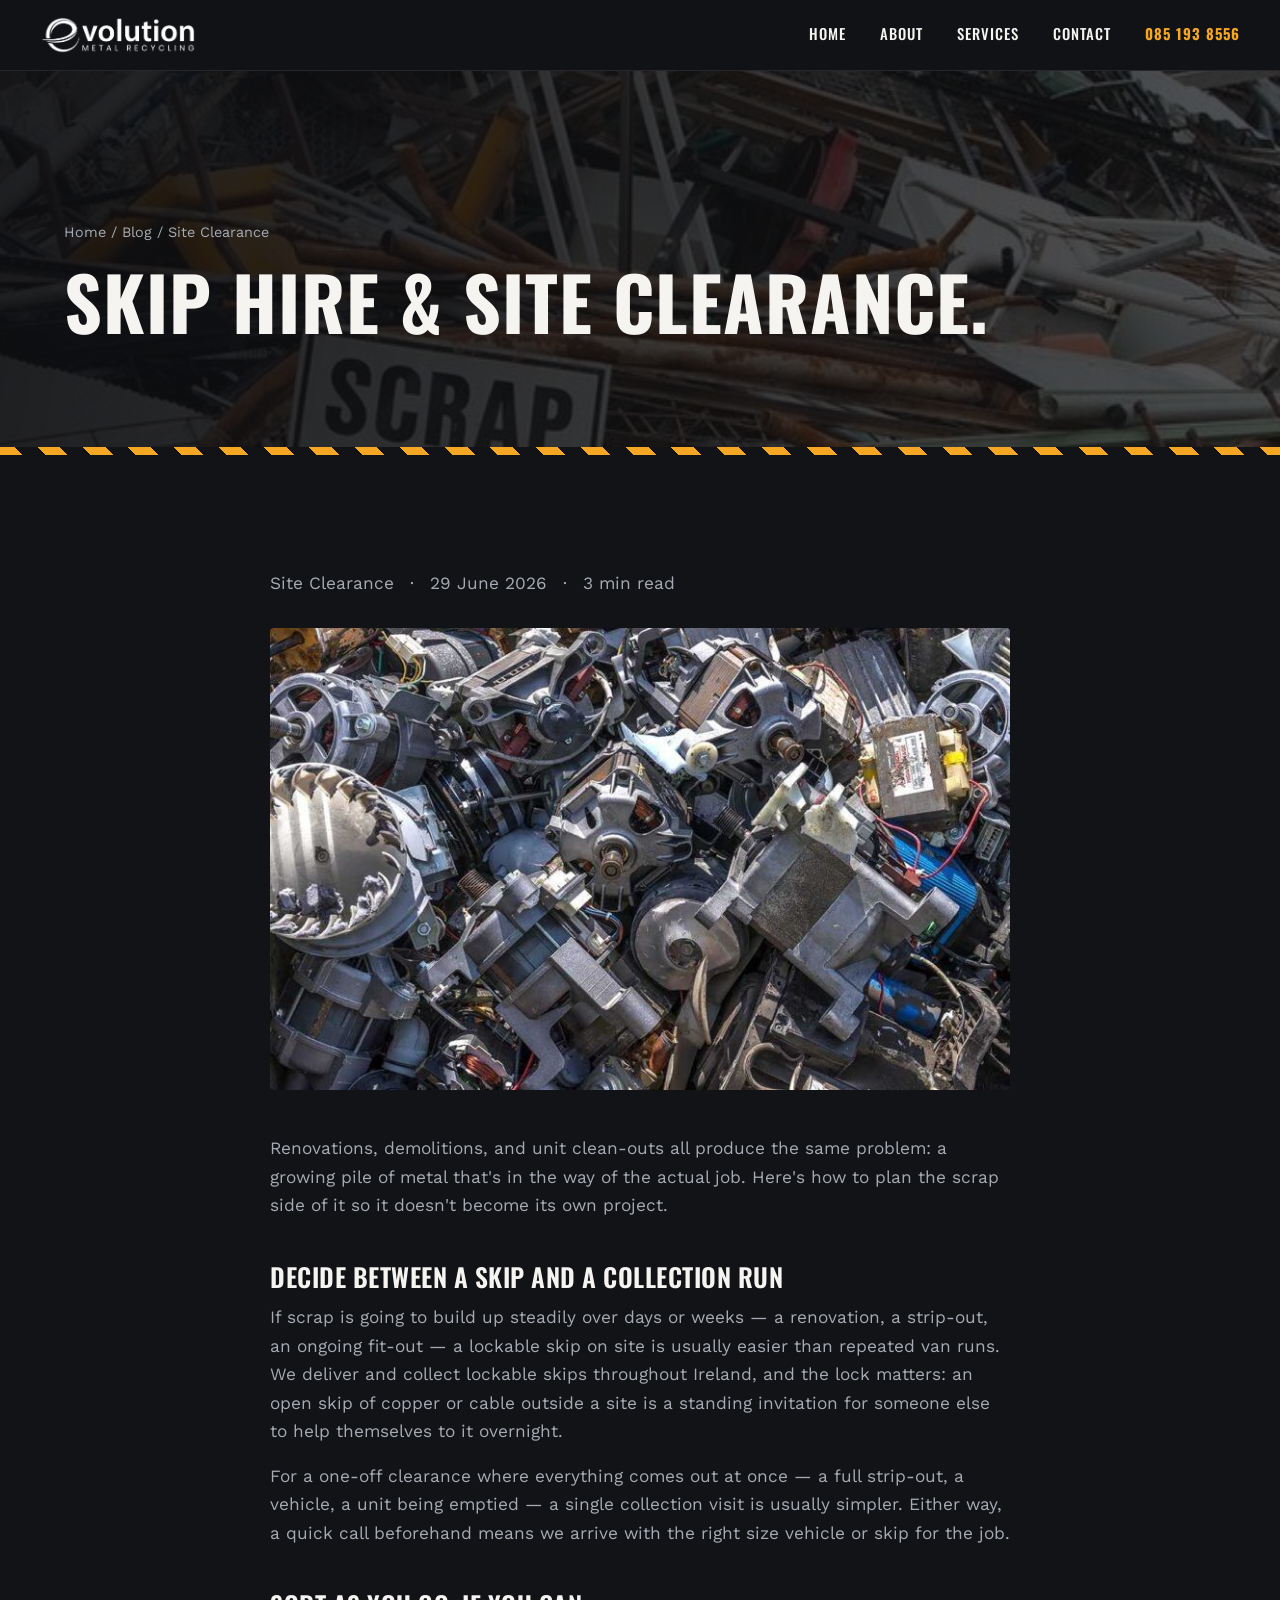
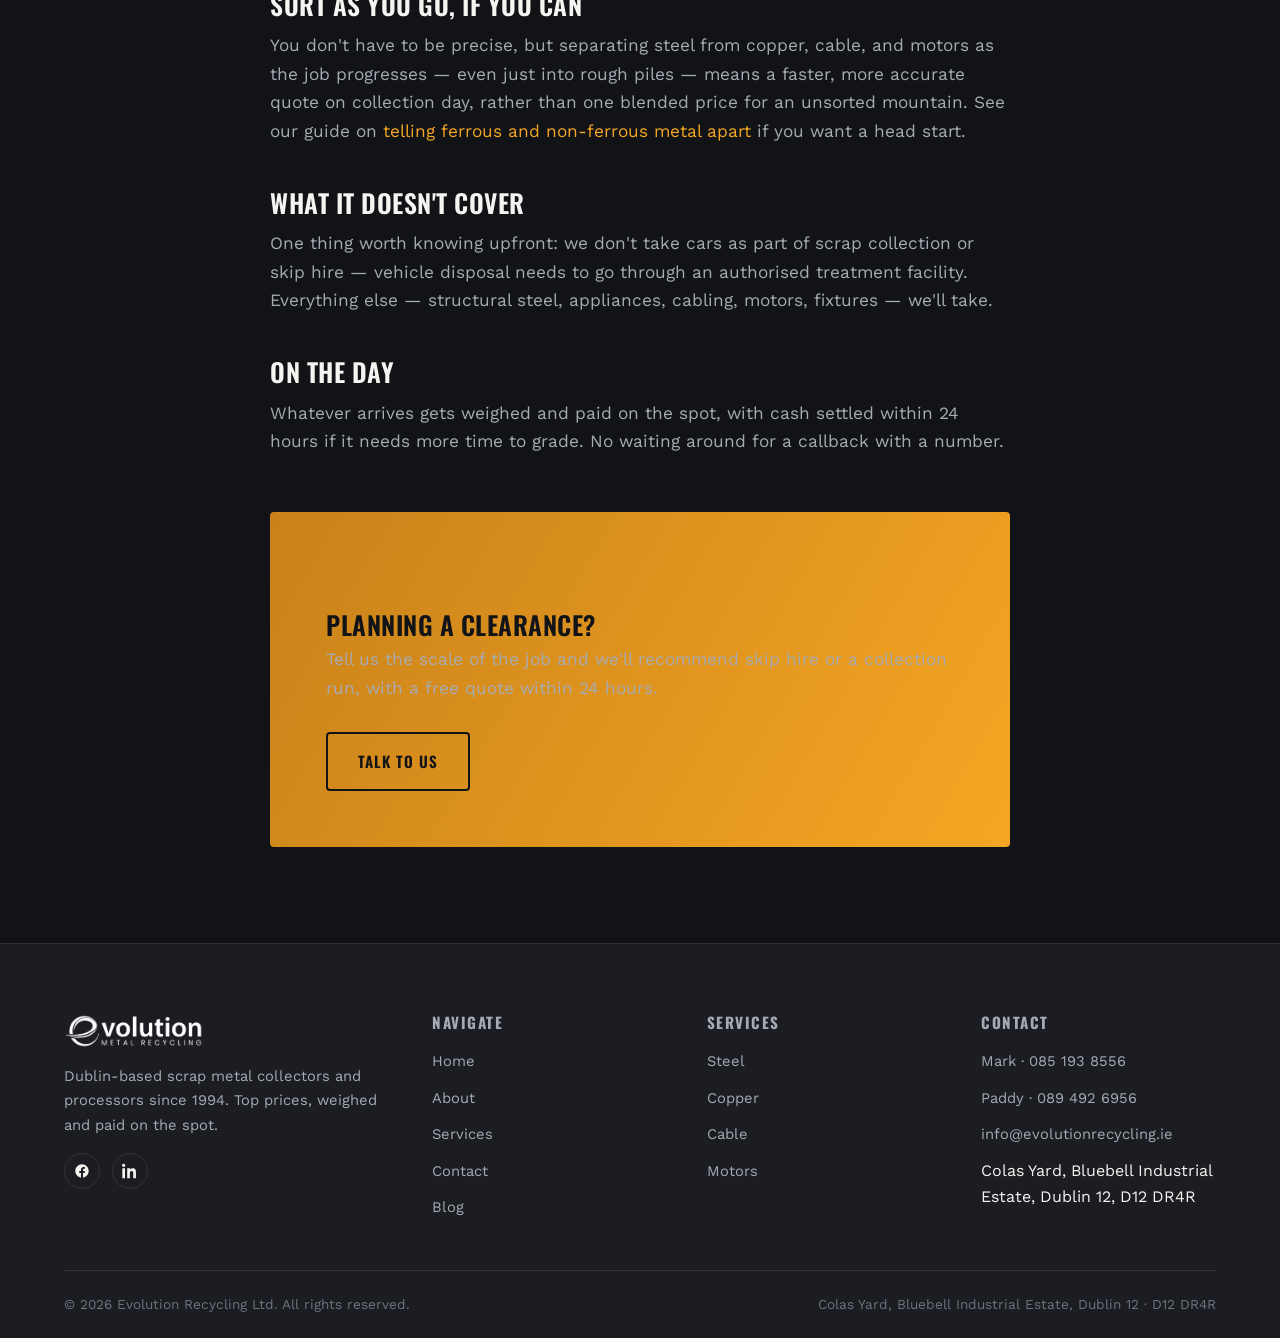
<file: blog/skip-hire-site-clearance-dublin.html>
<!DOCTYPE html>
<html lang="en-IE">
<head>
<meta charset="UTF-8">
<meta name="viewport" content="width=device-width, initial-scale=1.0">
<title>Skip Hire & Scrap Collection for Site Clearance | Evolution Recycling</title>
<meta name="description" content="Renovating, demolishing, or clearing out a unit in Dublin? How to plan lockable skip hire and scrap metal collection so it doesn't slow the job down.">
<link rel="icon" href="../assets/favicon.png">
<link rel="canonical" href="https://www.evolutionrecycling.ie/blog/skip-hire-site-clearance-dublin.html">
<link rel="apple-touch-icon" href="../assets/favicon.png">
<meta property="og:type" content="article">
<meta property="og:title" content="Clearing a Site? Here's How Skip Hire & Scrap Collection Works">
<meta property="og:description" content="Renovating, demolishing, or clearing out a unit — how to plan the scrap side so it doesn't slow the job down.">
<meta property="og:image" content="https://www.evolutionrecycling.ie/assets/svc-motors.jpg">
<meta property="og:url" content="https://www.evolutionrecycling.ie/blog/skip-hire-site-clearance-dublin.html">
<meta name="twitter:card" content="summary_large_image">
<meta name="twitter:title" content="Clearing a Site? Here's How Skip Hire & Scrap Collection Works">
<meta name="twitter:description" content="Renovating, demolishing, or clearing out a unit — how to plan the scrap side so it doesn't slow the job down.">
<meta name="twitter:image" content="https://www.evolutionrecycling.ie/assets/svc-motors.jpg">
<link rel="preconnect" href="https://fonts.googleapis.com">
<link href="https://fonts.googleapis.com/css2?family=Oswald:wght@500;600;700&family=Work+Sans:wght@400;500;600&display=swap" rel="stylesheet">
<link rel="stylesheet" href="../css/styles.css">
<script type="application/ld+json">
{
  "@context": "https://schema.org",
  "@type": "Article",
  "headline": "Clearing a Site? Here's How Skip Hire & Scrap Collection Works",
  "image": "https://www.evolutionrecycling.ie/assets/svc-motors.jpg",
  "datePublished": "2026-06-29",
  "dateModified": "2026-06-29",
  "author": { "@type": "Organization", "name": "Evolution Recycling" },
  "publisher": {
    "@type": "Organization",
    "name": "Evolution Recycling",
    "logo": { "@type": "ImageObject", "url": "https://www.evolutionrecycling.ie/assets/favicon.png" }
  },
  "mainEntityOfPage": "https://www.evolutionrecycling.ie/blog/skip-hire-site-clearance-dublin.html"
}
</script>
</head>
<body>

<header class="site-header">
  <div class="container site-header__inner">
    <a href="../index.html" class="logo"><img src="../assets/logo-white.png" alt="Evolution Recycling"></a>
    <nav>
      <ul class="nav-links" id="navLinks">
        <li><a href="../index.html">Home</a></li>
        <li><a href="../about.html">About</a></li>
        <li><a href="../services.html">Services</a></li>
        <li><a href="../contact.html">Contact</a></li>
        <li><a href="tel:0851938556" class="nav-phone">085 193 8556</a></li>
      </ul>
    </nav>
    <button class="nav-toggle" id="navToggle" aria-label="Toggle menu"><span></span><span></span><span></span></button>
  </div>
</header>

<section class="page-header">
  <div class="container">
    <p class="breadcrumb"><a href="../index.html">Home</a> / <a href="../blog.html">Blog</a> / Site Clearance</p>
    <h1>Skip Hire & Site Clearance.</h1>
  </div>
</section>
<div class="hazard-bar"></div>

<section class="section">
  <div class="container">
    <article class="article reveal">
      <p class="article__meta"><span>Site Clearance</span> &middot; <span>29 June 2026</span> &middot; <span>3 min read</span></p>
      <div class="article__media"><img src="../assets/svc-motors.jpg" alt="Mixed scrap metal from a site clearance"></div>

      <p>Renovations, demolitions, and unit clean-outs all produce the same problem: a growing pile of metal that's in the way of the actual job. Here's how to plan the scrap side of it so it doesn't become its own project.</p>

      <h2>Decide between a skip and a collection run</h2>
      <p>If scrap is going to build up steadily over days or weeks — a renovation, a strip-out, an ongoing fit-out — a lockable skip on site is usually easier than repeated van runs. We deliver and collect lockable skips throughout Ireland, and the lock matters: an open skip of copper or cable outside a site is a standing invitation for someone else to help themselves to it overnight.</p>
      <p>For a one-off clearance where everything comes out at once — a full strip-out, a vehicle, a unit being emptied — a single collection visit is usually simpler. Either way, a quick call beforehand means we arrive with the right size vehicle or skip for the job.</p>

      <h2>Sort as you go, if you can</h2>
      <p>You don't have to be precise, but separating steel from copper, cable, and motors as the job progresses — even just into rough piles — means a faster, more accurate quote on collection day, rather than one blended price for an unsorted mountain. See our guide on <a href="ferrous-vs-non-ferrous-metal.html">telling ferrous and non-ferrous metal apart</a> if you want a head start.</p>

      <h2>What it doesn't cover</h2>
      <p>One thing worth knowing upfront: we don't take cars as part of scrap collection or skip hire — vehicle disposal needs to go through an authorised treatment facility. Everything else — structural steel, appliances, cabling, motors, fixtures — we'll take.</p>

      <h2>On the day</h2>
      <p>Whatever arrives gets weighed and paid on the spot, with cash settled within 24 hours if it needs more time to grade. No waiting around for a callback with a number.</p>

      <div class="cta-banner article__footer-cta">
        <div>
          <h2>Planning a Clearance?</h2>
          <p>Tell us the scale of the job and we'll recommend skip hire or a collection run, with a free quote within 24 hours.</p>
        </div>
        <a href="../contact.html" class="btn btn--ghost">Talk to Us</a>
      </div>
    </article>
  </div>
</section>

<footer class="site-footer">
  <div class="container">
    <div class="footer-grid">
      <div>
        <img src="../assets/logo-white.png" alt="Evolution Recycling" style="height:34px;margin-bottom:16px;">
        <p>Dublin-based scrap metal collectors and processors since 1994. Top prices, weighed and paid on the spot.</p>
        <div class="social-row">
          <a href="https://www.facebook.com/profile.php?id=61561684280090" target="_blank" rel="noopener" aria-label="Facebook">
            <svg width="16" height="16" viewBox="0 0 24 24" fill="currentColor"><path d="M22 12.06C22 6.5 17.52 2 12 2S2 6.5 2 12.06c0 5 3.66 9.15 8.44 9.94v-7.03H7.9v-2.91h2.54V9.84c0-2.5 1.49-3.89 3.78-3.89 1.1 0 2.24.2 2.24.2v2.46h-1.26c-1.24 0-1.63.77-1.63 1.56v1.87h2.78l-.44 2.91h-2.34V22c4.78-.79 8.44-4.94 8.44-9.94z"/></svg>
          </a>
          <a href="https://www.linkedin.com/in/mark-o-reilly-64273a1b3/" target="_blank" rel="noopener" aria-label="LinkedIn">
            <svg width="16" height="16" viewBox="0 0 24 24" fill="currentColor"><path d="M4.98 3.5C4.98 4.88 3.94 6 2.5 6S0 4.88 0 3.5 1.04 1 2.5 1s2.48 1.12 2.48 2.5zM.5 8h4V23h-4V8zM8.5 8h3.8v2.06h.05c.53-1 1.83-2.06 3.77-2.06 4.03 0 4.78 2.65 4.78 6.1V23h-4v-7.1c0-1.7-.03-3.88-2.37-3.88-2.37 0-2.73 1.85-2.73 3.76V23h-4V8z"/></svg>
          </a>
        </div>
      </div>
      <div>
        <h4>Navigate</h4>
        <ul class="footer-links">
          <li><a href="../index.html">Home</a></li>
          <li><a href="../about.html">About</a></li>
          <li><a href="../services.html">Services</a></li>
          <li><a href="../contact.html">Contact</a></li>
          <li><a href="../blog.html">Blog</a></li>
        </ul>
      </div>
      <div>
        <h4>Services</h4>
        <ul class="footer-links">
          <li><a href="../services.html#steel">Steel</a></li>
          <li><a href="../services.html#copper">Copper</a></li>
          <li><a href="../services.html#cable">Cable</a></li>
          <li><a href="../services.html#motors">Motors</a></li>
        </ul>
      </div>
      <div>
        <h4>Contact</h4>
        <ul class="footer-links">
          <li><a href="tel:0851938556">Mark · 085 193 8556</a></li>
          <li><a href="tel:0894926956">Paddy · 089 492 6956</a></li>
          <li><a href="mailto:info@evolutionrecycling.ie">info@evolutionrecycling.ie</a></li>
          <li><span>Colas Yard, Bluebell Industrial Estate, Dublin 12, D12 DR4R</span></li>
        </ul>
      </div>
    </div>
    <div class="footer-bottom">
      <span>&copy; <span id="year"></span> Evolution Recycling Ltd. All rights reserved.</span>
      <span>Colas Yard, Bluebell Industrial Estate, Dublin 12 &middot; D12 DR4R</span>
    </div>
  </div>
</footer>

<script src="../js/main.js"></script>
</body>
</html>
</file>
<file: css/styles.css>
/* ===========================================================
   Evolution Recycling — stylesheet
   Brand: charcoal #15161A · hazard amber #F5A623 · copper #C9703B
          off-white #F4F2EE
   =========================================================== */

:root {
  --ink:         #121317;
  --ink-2:       #1B1D22;
  --ink-3:       #23262C;
  --steel-line:  rgba(255,255,255,.09);
  --amber:       #F5A623;
  --amber-dark:  #C9821A;
  --copper:      #C9703B;
  --white:       #F5F4F1;
  --muted:       #A6ABB3;
  --muted-dark:  #6E737C;
  --shadow:      0 18px 50px rgba(0,0,0,.35);
  --radius:      4px;
  --maxw:        1200px;
}

* { box-sizing: border-box; }

html { scroll-behavior: smooth; scroll-padding-top: 84px; }

body {
  margin: 0;
  font-family: 'Work Sans', system-ui, -apple-system, Segoe UI, Roboto, sans-serif;
  color: var(--white);
  background: var(--ink);
  line-height: 1.65;
  -webkit-font-smoothing: antialiased;
}

h1, h2, h3, h4 {
  font-family: 'Oswald', system-ui, sans-serif;
  text-transform: uppercase;
  color: var(--white);
  line-height: 1.08;
  letter-spacing: .5px;
  margin: 0 0 .5em;
}

h1 { font-size: clamp(2.4rem, 6vw, 4.6rem); font-weight: 700; letter-spacing: 1px; }
h2 { font-size: clamp(1.9rem, 4vw, 2.7rem); font-weight: 600; }
h3 { font-size: 1.25rem; font-weight: 600; }
p  { margin: 0 0 1rem; color: var(--muted); }
a  { color: var(--amber); text-decoration: none; }
img { max-width: 100%; display: block; }

.container { width: 100%; max-width: var(--maxw); margin: 0 auto; padding: 0 24px; }
.section   { padding: 96px 0; }
.section--tight { padding: 60px 0; }
.section--alt { background: var(--ink-2); }

.eyebrow {
  display: inline-flex;
  align-items: center;
  gap: 10px;
  font-family: 'Oswald', sans-serif;
  font-size: .8rem;
  font-weight: 600;
  letter-spacing: 2.5px;
  text-transform: uppercase;
  color: var(--amber);
  margin-bottom: 14px;
}
.eyebrow::before {
  content: '';
  width: 28px;
  height: 3px;
  background: var(--amber);
}

.lede { font-size: 1.1rem; max-width: 640px; }
.center { text-align: center; margin-left: auto; margin-right: auto; }

/* Hazard stripe divider */
.hazard-bar {
  height: 8px;
  background: repeating-linear-gradient(45deg, var(--amber) 0 16px, var(--ink) 16px 32px);
}

/* Buttons */
.btn {
  display: inline-flex;
  align-items: center;
  gap: 8px;
  font-family: 'Oswald', sans-serif;
  font-weight: 600;
  font-size: .95rem;
  letter-spacing: 1px;
  text-transform: uppercase;
  padding: 15px 30px;
  border-radius: var(--radius);
  border: 2px solid transparent;
  cursor: pointer;
  transition: transform .15s ease, background .2s ease, color .2s ease, border-color .2s ease;
}
.btn:hover { transform: translateY(-2px); }
.btn--amber { background: var(--amber); color: var(--ink); }
.btn--amber:hover { background: var(--amber-dark); }
.btn--ghost { background: transparent; color: var(--white); border-color: var(--steel-line); }
.btn--ghost:hover { border-color: var(--amber); color: var(--amber); }
.btn--block { width: 100%; justify-content: center; }

/* ===== Header ===== */
.site-header {
  position: sticky;
  top: 0;
  z-index: 100;
  background: rgba(18,19,23,.92);
  backdrop-filter: blur(10px);
  border-bottom: 1px solid var(--steel-line);
}
.site-header__inner {
  display: flex;
  align-items: center;
  justify-content: space-between;
  padding: 16px 0;
}
.logo img { height: 38px; width: auto; }
.nav-links {
  display: flex;
  align-items: center;
  gap: 34px;
  list-style: none;
  margin: 0;
  padding: 0;
}
.nav-links a {
  color: var(--white);
  font-family: 'Oswald', sans-serif;
  font-size: .92rem;
  font-weight: 500;
  letter-spacing: 1px;
  text-transform: uppercase;
  position: relative;
  padding-bottom: 4px;
}
.nav-links a:hover, .nav-links a.active { color: var(--amber); }
.nav-links a.active::after {
  content: '';
  position: absolute;
  left: 0; bottom: -2px;
  width: 100%; height: 2px;
  background: var(--amber);
}
.nav-phone {
  display: flex;
  align-items: center;
  gap: 8px;
  color: var(--amber) !important;
  font-weight: 700 !important;
}
.nav-toggle {
  display: none;
  flex-direction: column;
  gap: 5px;
  background: none;
  border: none;
  cursor: pointer;
  padding: 6px;
}
.nav-toggle span { width: 26px; height: 2px; background: var(--white); display: block; }

/* ===== Hero ===== */
.hero {
  position: relative;
  min-height: 86vh;
  display: flex;
  align-items: center;
  background: linear-gradient(100deg, rgba(12,13,16,.95) 30%, rgba(12,13,16,.55) 75%), url('../assets/hero-copper.jpg') center/cover no-repeat;
}
.hero__content { max-width: 720px; }
.hero p.lede { color: #D8D6D1; }
.hero__ctas { display: flex; gap: 16px; flex-wrap: wrap; margin-top: 28px; }
.hero__stats {
  display: grid;
  grid-template-columns: repeat(4, 1fr);
  gap: 0;
  margin-top: 64px;
  border-top: 1px solid var(--steel-line);
  padding-top: 28px;
}
.hero__stats div { border-left: 1px solid var(--steel-line); padding-left: 18px; }
.hero__stats div:first-child { border-left: none; padding-left: 0; }
.stat-num { font-family: 'Oswald', sans-serif; font-size: 2.1rem; font-weight: 700; color: var(--amber); display: block; }
.stat-label { font-size: .82rem; color: var(--muted); text-transform: uppercase; letter-spacing: 1px; }

/* ===== Feature / process cards ===== */
.feature-grid {
  display: grid;
  grid-template-columns: repeat(4, 1fr);
  gap: 28px;
  margin-top: 50px;
}
.feature-card {
  background: var(--ink-2);
  border: 1px solid var(--steel-line);
  border-radius: var(--radius);
  padding: 30px 26px;
}
.feature-card__icon {
  width: 48px; height: 48px;
  display: flex; align-items: center; justify-content: center;
  background: rgba(245,166,35,.12);
  border-radius: var(--radius);
  margin-bottom: 18px;
  color: var(--amber);
}
.feature-card h3 { text-transform: none; letter-spacing: 0; margin-bottom: 8px; }
.feature-card p { font-size: .95rem; margin: 0; }

/* ===== Service cards ===== */
.service-grid {
  display: grid;
  grid-template-columns: repeat(4, 1fr);
  gap: 24px;
  margin-top: 50px;
}
.service-card {
  position: relative;
  border-radius: var(--radius);
  overflow: hidden;
  aspect-ratio: 4/5;
  border: 1px solid var(--steel-line);
}
.service-card img { width: 100%; height: 100%; object-fit: cover; transition: transform .4s ease; }
.service-card:hover img { transform: scale(1.07); }
.service-card__overlay {
  position: absolute; inset: 0;
  background: linear-gradient(180deg, rgba(18,19,23,0) 35%, rgba(18,19,23,.95) 100%);
  display: flex; flex-direction: column; justify-content: flex-end;
  padding: 20px;
}
.service-card__overlay h3 { margin: 0; font-size: 1.05rem; }
.service-card__overlay span { color: var(--amber); font-size: .8rem; text-transform: uppercase; letter-spacing: 1px; font-family: 'Oswald', sans-serif; }

/* Detailed service rows (services page) */
.service-row {
  display: grid;
  grid-template-columns: 1fr 1fr;
  gap: 56px;
  align-items: center;
  padding: 56px 0;
  border-bottom: 1px solid var(--steel-line);
}
.service-row:last-child { border-bottom: none; }
.service-row__media { border-radius: var(--radius); overflow: hidden; aspect-ratio: 5/4; }
.service-row__media img { width: 100%; height: 100%; object-fit: cover; }
.service-row__num { font-family: 'Oswald', sans-serif; color: var(--amber); font-weight: 700; font-size: 1rem; letter-spacing: 2px; }
.tag-list { display: flex; flex-wrap: wrap; gap: 10px; margin: 18px 0; padding: 0; list-style: none; }
.tag-list li {
  background: var(--ink-3);
  border: 1px solid var(--steel-line);
  padding: 6px 14px;
  font-size: .85rem;
  border-radius: 999px;
  color: var(--white);
}
.service-row.reverse .service-row__media { order: 2; }

/* ===== Split / about teaser ===== */
.split {
  display: grid;
  grid-template-columns: 1fr 1fr;
  gap: 64px;
  align-items: center;
}
.split__media { border-radius: var(--radius); overflow: hidden; }
.split__media img { width: 100%; }
.split.reverse .split__media { order: 2; }

/* ===== CTA banner ===== */
.cta-banner {
  background: linear-gradient(120deg, var(--amber-dark), var(--amber));
  color: var(--ink);
  border-radius: var(--radius);
  padding: 56px;
  display: flex;
  align-items: center;
  justify-content: space-between;
  gap: 30px;
  flex-wrap: wrap;
}
.cta-banner h2 { color: var(--ink); margin: 0; }
.cta-banner p { color: rgba(18,19,23,.75); margin: 6px 0 0; }
.cta-banner .btn--ghost { border-color: var(--ink); color: var(--ink); }
.cta-banner .btn--ghost:hover { background: var(--ink); color: var(--amber); }

/* ===== Footer ===== */
.site-footer { background: var(--ink-2); border-top: 1px solid var(--steel-line); padding-top: 70px; }
.footer-grid {
  display: grid;
  grid-template-columns: 1.4fr 1fr 1fr 1fr;
  gap: 40px;
  padding-bottom: 50px;
}
.footer-grid h4 { font-size: .95rem; letter-spacing: 1.5px; color: var(--muted); margin-bottom: 18px; }
.footer-grid p { font-size: .92rem; }
.footer-links { list-style: none; padding: 0; margin: 0; display: flex; flex-direction: column; gap: 10px; }
.footer-links a { color: var(--muted); font-size: .92rem; }
.footer-links a:hover { color: var(--amber); }
.social-row { display: flex; gap: 12px; margin-top: 16px; }
.social-row a {
  width: 36px; height: 36px;
  display: flex; align-items: center; justify-content: center;
  border: 1px solid var(--steel-line);
  border-radius: 50%;
  color: var(--white);
}
.social-row a:hover { border-color: var(--amber); color: var(--amber); }
.footer-bottom {
  border-top: 1px solid var(--steel-line);
  padding: 22px 0;
  display: flex;
  justify-content: space-between;
  font-size: .85rem;
  color: var(--muted-dark);
  flex-wrap: wrap;
  gap: 10px;
}

/* ===== Page header (sub-pages) ===== */
.page-header {
  background: linear-gradient(100deg, rgba(12,13,16,.92), rgba(12,13,16,.7)), url('../assets/scrap-sign.jpg') center/cover;
  padding: 150px 0 70px;
}
.breadcrumb { color: var(--muted); font-size: .9rem; }
.breadcrumb a { color: var(--muted); }
.breadcrumb a:hover { color: var(--amber); }

/* ===== Contact page ===== */
.contact-grid { display: grid; grid-template-columns: 1fr 1.2fr; gap: 56px; }
.contact-card {
  background: var(--ink-2);
  border: 1px solid var(--steel-line);
  border-radius: var(--radius);
  padding: 34px;
  margin-bottom: 20px;
}
.contact-card__row { display: flex; gap: 16px; align-items: flex-start; margin-bottom: 22px; }
.contact-card__row:last-child { margin-bottom: 0; }
.contact-card__icon { color: var(--amber); flex-shrink: 0; margin-top: 3px; }
.contact-card__row strong { display: block; color: var(--white); margin-bottom: 2px; }
.contact-card__row a, .contact-card__row span { color: var(--muted); font-size: .95rem; }
.contact-card__row a:hover { color: var(--amber); }

.form-field { margin-bottom: 20px; }
.form-field label { display: block; font-size: .85rem; text-transform: uppercase; letter-spacing: 1px; color: var(--muted); margin-bottom: 8px; font-family: 'Oswald', sans-serif; }
.form-field input, .form-field textarea {
  width: 100%;
  background: var(--ink-3);
  border: 1px solid var(--steel-line);
  border-radius: var(--radius);
  padding: 14px 16px;
  color: var(--white);
  font-family: inherit;
  font-size: .98rem;
}
.form-field input:focus, .form-field textarea:focus { outline: none; border-color: var(--amber); }
.map-frame { border-radius: var(--radius); overflow: hidden; border: 1px solid var(--steel-line); margin-top: 28px; }
.map-frame iframe { width: 100%; height: 320px; border: 0; display: block; filter: grayscale(.3) contrast(1.1); }

/* ===== Blog index ===== */
.blog-grid {
  display: grid;
  grid-template-columns: repeat(3, 1fr);
  gap: 28px;
  margin-top: 50px;
}
.blog-card {
  background: var(--ink-2);
  border: 1px solid var(--steel-line);
  border-radius: var(--radius);
  overflow: hidden;
  display: flex;
  flex-direction: column;
}
.blog-card__media { aspect-ratio: 16/10; overflow: hidden; }
.blog-card__media img { width: 100%; height: 100%; object-fit: cover; }
.blog-card__body { padding: 26px; display: flex; flex-direction: column; flex: 1; }
.blog-card__date {
  font-family: 'Oswald', sans-serif;
  font-size: .78rem;
  letter-spacing: 1.5px;
  text-transform: uppercase;
  color: var(--amber);
  margin-bottom: 10px;
}
.blog-card h3 { text-transform: none; letter-spacing: 0; font-size: 1.15rem; margin-bottom: 10px; }
.blog-card p { font-size: .92rem; flex: 1; }
.blog-card .btn { margin-top: 16px; align-self: flex-start; }

/* ===== Article (blog post) ===== */
.article { max-width: 740px; margin: 0 auto; }
.article__meta {
  display: flex;
  gap: 16px;
  align-items: center;
  color: var(--muted);
  font-size: .9rem;
  margin: 18px 0 30px;
}
.article__media { border-radius: var(--radius); overflow: hidden; margin-bottom: 44px; }
.article__media img { width: 100%; display: block; }
.article h2 { margin-top: 1.7em; font-size: 1.6rem; }
.article p, .article li { color: var(--muted); font-size: 1.08rem; }
.article ul, .article ol { padding-left: 1.3em; margin-bottom: 1.3em; }
.article li { margin-bottom: .5em; }
.article strong { color: var(--white); }
.article__footer-cta { margin-top: 56px; }

/* ===== Reveal animation ===== */
.reveal { opacity: 0; transform: translateY(24px); transition: opacity .6s ease, transform .6s ease; }
.reveal.in { opacity: 1; transform: translateY(0); }

/* ===== Responsive ===== */
@media (max-width: 980px) {
  .hero__stats, .feature-grid, .service-grid, .blog-grid { grid-template-columns: repeat(2, 1fr); gap: 18px; }
  .footer-grid { grid-template-columns: 1fr 1fr; gap: 32px; }
  .split, .service-row, .contact-grid { grid-template-columns: 1fr; gap: 32px; }
  .split.reverse .split__media, .service-row.reverse .service-row__media { order: 0; }
  .cta-banner { padding: 36px; }
}

@media (max-width: 720px) {
  .nav-links {
    position: fixed;
    top: 73px; left: 0; right: 0;
    background: var(--ink-2);
    border-bottom: 1px solid var(--steel-line);
    flex-direction: column;
    align-items: flex-start;
    padding: 24px;
    gap: 20px;
    transform: translateY(-20px);
    opacity: 0;
    visibility: hidden;
    transition: transform .25s ease, opacity .25s ease, visibility .25s;
  }
  .nav-links.open { transform: translateY(0); opacity: 1; visibility: visible; }
  .nav-toggle { display: flex; }
  .hero { min-height: auto; padding: 140px 0 70px; }
  .hero__stats, .feature-grid, .service-grid, .blog-grid { grid-template-columns: 1fr; }
  .footer-grid { grid-template-columns: 1fr; }
  section.section { padding: 64px 0; }
  .cta-banner { flex-direction: column; align-items: flex-start; }
}
</file>
